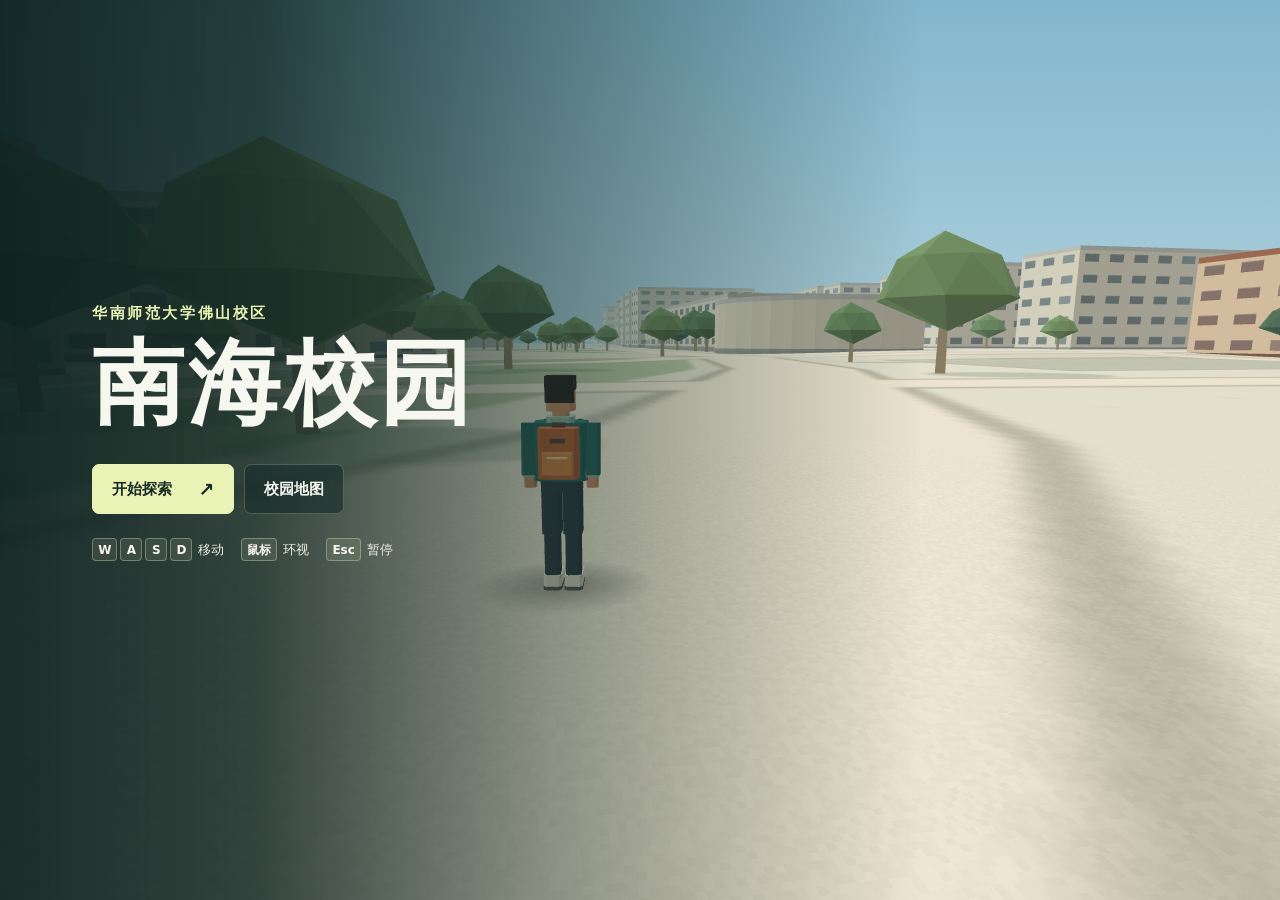
<file: index.html>
<!doctype html>
<html lang="zh-CN">
<head>
<meta charset="utf-8">
<meta name="viewport" content="width=device-width, initial-scale=1">
<meta name="description" content="以第三人称自由探索华南师范大学佛山校区南海校园。">
<title>南海校园 · 自由探索</title>
<style>
:root {
  color-scheme: light;
  --ink:#253a32;
  --muted:#66766d;
  --paper:#f7f8f2;
  --line:#dce3d9;
  --deep:#255043;
  font-family:"Microsoft YaHei","PingFang SC","Noto Sans CJK SC",system-ui,sans-serif;
  color:var(--ink);
  background:var(--paper);
}
* {box-sizing:border-box}
body {margin:0; height:100vh; height:100dvh; display:flex; flex-direction:column; overflow:hidden}
button {font:inherit; color:inherit; cursor:pointer}
button:focus-visible,a:focus-visible {outline:3px solid #388b79; outline-offset:3px}
button:disabled {color:#818d83; cursor:default}
[hidden] {display:none!important}
.header {height:79px; flex:none; display:flex; align-items:center; gap:14px; padding:0 25px; background:#f9faf5; border-bottom:1px solid var(--line); z-index:3}
.brand-mark {width:43px; height:43px; display:grid; place-items:center; flex:none; border-radius:12px; background:#2b5447; color:#f0f0dc; font:700 24px "Microsoft YaHei",sans-serif}
.identity h1 {margin:0; font-size:21px; line-height:1.25; letter-spacing:.04em}
.identity p {margin:4px 0 0; color:var(--muted); font-size:13px; letter-spacing:.06em}
.source-button {margin-left:auto; align-self:center; border:1px solid #dbe3d7; background:#f3f6ee; border-radius:8px; padding:8px 13px; font-size:14px; font-weight:650; color:var(--deep); white-space:nowrap}
.source-button:hover {background:#e8efe1}
.return-button {border:1px solid #294f41; border-radius:8px; padding:8px 13px; color:#fbfcf3; background:#294f41; font-size:14px; font-weight:650; white-space:nowrap}
.return-button:hover {background:#386653}
main {display:grid; grid-template-columns:274px minmax(0,1fr); flex:1; min-height:0}
main.sidebar-collapsed {grid-template-columns:minmax(0,1fr)}
.sidebar {display:flex; min-height:0; flex-direction:column; background:var(--paper); border-right:1px solid #cbd5c8; z-index:2}
.side-heading {display:grid; grid-template-columns:1fr auto; align-items:center; gap:4px 10px; padding:19px 17px 15px}
.side-heading h2 {margin:0; font-size:19px; letter-spacing:.04em}
.side-heading p {grid-column:1 / -1; margin:0; font-size:13px; color:var(--muted)}
.sidebar-close {border:1px solid #dbe3d7; background:#f3f6ee; border-radius:7px; padding:5px 9px; font-size:13px; color:var(--deep)}
.sidebar-close:hover {background:#e8efe1}
#locations {display:grid; align-content:start; gap:3px; padding:0 10px 12px; overflow:auto; scrollbar-width:thin}
.location {display:grid; grid-template-columns:22px 1fr; grid-template-rows:auto auto; text-align:left; align-items:center; column-gap:8px; border:1px solid transparent; border-radius:8px; min-height:48px; padding:6px 8px; background:transparent; width:100%}
.location:hover,.location[aria-pressed="true"] {background:#e9efe4; border-color:#d6e1d5}
.location[aria-pressed="true"] {background:#e1ecdf}
.location-name {font-weight:660; font-size:14px; line-height:1.25}
.location-category {font-size:12px; color:var(--muted); grid-column:2; line-height:1.18; margin-top:2px}
.swatch {width:12px; height:12px; border:2px solid #f4f5ed; outline:1px solid var(--accent); background:var(--accent); border-radius:50%; grid-row:1 / 3; justify-self:center}
.side-footer {border-top:1px solid var(--line); padding:12px 17px; margin-top:auto; font-size:12px; color:var(--muted)}
#map {position:relative; min-height:0; min-width:0; overflow:hidden; background:#d5ddc6; isolation:isolate}
.scene {position:absolute; inset:0; display:block; width:100%; height:100%; cursor:grab; touch-action:none; user-select:none}
.scene.dragging {cursor:grabbing}
.layer {position:absolute; inset:0; pointer-events:none; overflow:hidden}
.pin {position:absolute; display:flex; align-items:center; gap:5px; pointer-events:auto; transform:translate(-50%,-100%); padding:4px 7px 4px 5px; white-space:nowrap; line-height:1.12; font-size:13px; font-weight:660; color:#243e35; background:#fafbf3f0; border:1px solid #fdfef8; border-radius:6px; box-shadow:0 2px 5px #203c302e}
.pin::before {content:""; display:inline-block; background:var(--accent); flex:none; width:6px; height:6px; border-radius:50%}
.pin.selected,.pin:hover {z-index:2; color:#fcfcf4; background:var(--deep); border-color:#efefde}
.pin.selected::before,.pin:hover::before {background:#cadcc2}
.route-label {position:absolute; transform:translate(-50%,-50%); font-size:12px; font-weight:650; letter-spacing:.18em; white-space:nowrap; color:#5d6557; text-shadow:0 0 3px #f3f0e0,0 0 3px #f3f0e0}
.view-bar {display:flex; gap:8px; position:absolute; top:16px; left:17px}
.segmented,.map-button {border:1px solid #d1dbcf; background:#f9fbf4; box-shadow:0 2px 8px #2d493422; border-radius:9px}
.segmented {display:flex; gap:3px; padding:3px}
.segmented button {border:0; min-width:57px; border-radius:6px; padding:5px 9px; color:#506352; background:transparent; font-size:14px; font-weight:670}
.segmented button[aria-pressed="true"] {color:#fbfbf3; background:var(--deep)}
.segmented button:hover:not([aria-pressed="true"]),.map-button:hover {background:#e9f0e3}
.map-button {min-width:37px; min-height:36px; padding:0; display:grid; place-items:center}
.sidebar-open,
.labels-button {padding:0 10px; font-size:14px; font-weight:660}
.labels-button[aria-pressed="true"] {color:var(--deep); background:#edf4e8}
.compass {position:absolute; top:16px; right:17px; width:44px; height:48px; place-content:center; gap:0; display:grid}
.compass-north {font-size:11px; font-weight:700; line-height:1; margin-bottom:4px}
.needle {justify-self:center; position:relative; width:12px; height:21px; transform-origin:center}
.needle::before,.needle::after {position:absolute; content:""; left:0; border-left:6px solid transparent; border-right:6px solid transparent}
.needle::before {top:0; border-bottom:11px solid #8f4e41}
.needle::after {bottom:0; border-top:10px solid #aab6a5}
.navigation {display:flex; align-items:flex-end; gap:9px; position:absolute; right:17px; bottom:16px}
.zoom-stack {display:grid; gap:5px}
.zoom-stack button {font-size:21px; font-weight:520}
.reset-icon {width:13px; height:13px; outline:1.5px solid #547264; outline-offset:2px; border-radius:50%; display:grid; place-items:center}
.reset-icon::after {content:""; width:5px; height:5px; background:#547264; border-radius:50%}
.overview {display:grid; position:relative; border:2px solid #f6faf0; overflow:hidden; border-radius:9px; box-shadow:0 2px 8px #2d493433; background:#d5ddc6}
.overview canvas {width:119px; height:126px; cursor:crosshair}
.overview span {pointer-events:none; position:absolute; bottom:0; left:0; right:0; padding:2px 4px 3px; text-align:center; background:#f7faf0ed; color:#506352; font-size:11px}
.map-bottom {position:absolute; left:16px; bottom:15px; display:grid; gap:7px; width:max-content; pointer-events:none}
.map-scale {display:flex; align-items:end; gap:6px; font-size:11px; color:#354c41; text-shadow:0 0 3px #f3f4e6}
#scale-line {border:1px solid #425b4c; border-top:0; height:5px}
#map-hint {padding:5px 8px; margin:0; border-radius:6px; width:max-content; color:#42554a; background:#f8f9efde; font-size:12px}
.detail {position:absolute; bottom:69px; left:16px; width:min(310px,calc(100% - 82px)); background:#fcfcf5f7; border:1px solid #f9fbf5; box-shadow:0 4px 18px #24403535; border-radius:12px; padding:15px 17px 16px}
.detail h2 {margin:3px 0 7px; font-size:19px}
.detail p {margin:0}
.detail-category,.detail-height {font-size:12px; color:#486858; font-weight:670}
.detail-description {padding-top:7px; font-size:13px; color:#516356; line-height:1.65}
.close-button {position:absolute; top:10px; right:10px; width:30px; height:30px; border:0; border-radius:7px; background:#ebf0e6; font-size:21px; line-height:1}
.close-button:hover {background:#dfe9d9}
.fallback {position:absolute; right:75px; top:13px; max-width:43%; font-size:12px; color:#263f35; padding:5px 8px; background:#fcfcf2e8; border-radius:5px}
dialog {position:fixed; max-width:min(525px,calc(100vw - 28px)); max-height:82vh; border:1px solid #d7e2d4; border-radius:15px; background:#fbfcf6; color:var(--ink); padding:27px; box-shadow:0 15px 60px #263e3a52; line-height:1.68}
dialog::backdrop {background:#253d385a}
dialog h2 {font-size:21px; margin:0 0 12px}
dialog p {font-size:14px}
dialog li {margin-bottom:5px}
dialog a {color:#286246; font-size:14px}
@media (max-width:760px) {
  .header {height:63px; padding:0 13px; gap:9px}
  .brand-mark {width:36px;height:36px;font-size:20px}
  .identity h1 {font-size:17px}
  .identity p {font-size:11px}
  .source-button,.return-button {padding:6px 8px; font-size:12px}
  main {grid-template-columns:minmax(0,1fr); grid-template-rows:minmax(0,1fr) clamp(140px,28dvh,245px)}
  main.sidebar-collapsed {grid-template-rows:minmax(0,1fr)}
  #map {grid-row:1}
  .sidebar {grid-row:2; border-right:0; border-top:1px solid #cbd5c8}
  .side-heading {padding:7px 12px}
  .side-heading h2 {font-size:15px}
  .sidebar-close {padding:2px 8px}
  .side-heading p,.side-footer {display:none}
  #locations {grid-template-columns:repeat(2,minmax(0,1fr)); gap:0 3px; padding:1px 8px 7px}
  .location {min-height:39px; padding:4px; grid-template-columns:19px 1fr; column-gap:3px}
  .location-name {font-size:13px}
  .location-category {font-size:11px}
  .view-bar {left:10px;top:9px}
  .sidebar-open {font-size:13px;padding:0 7px}
  .compass {right:10px;top:9px}
  .navigation {right:10px;bottom:10px}
  .overview {display:none}
  .map-bottom {left:10px;bottom:9px}
  .detail {left:10px;bottom:60px}
  .pin {font-size:11px;padding:3px 4px}
  #map-hint {font-size:11px}
}

.explore-ui {display:none}
body[data-mode="explore"] .header,
body[data-mode="explore"] .sidebar,
body[data-mode="explore"] #map > :not(.scene,.explore-ui) {display:none}
body[data-mode="explore"] main {display:block}
body[data-mode="explore"] #map {
  height:100%;
  background:linear-gradient(180deg,#82b6ce 0%,#a5cbd9 31%,#c9e0e3 76%,#c9e0e3 100%);
}
body[data-mode="explore"] .scene {cursor:default; outline:0}
body[data-mode="explore"] .scene.drag-look {cursor:grab}
body[data-mode="explore"] .scene.drag-look:active {cursor:grabbing}
body[data-mode="explore"] .explore-ui {
  position:absolute;
  display:block;
  inset:0;
  pointer-events:none;
  color:#f6f7ef;
  --game-panel:#142a29ed;
  --game-border:#f0f5d338;
  --game-accent:#e9f3b5;
}
.explore-ui button {pointer-events:auto}
.explore-ui button:focus-visible {outline-color:var(--game-accent)}
.explore-menu {
  position:absolute;
  inset:0;
  display:flex;
  align-items:center;
  padding:clamp(22px,7.2vw,112px);
  background:linear-gradient(90deg,#0d211ff0 0%,#122723d9 20%,#142a2373 43%,#142a2300 72%);
}
.explore-intro {width:max-content; max-width:100%; padding-bottom:4vh}
.explore-school {
  margin:0;
  color:var(--game-accent);
  font-size:clamp(13px,1.18vw,17px);
  font-weight:650;
  letter-spacing:.17em;
}
.explore-intro h1 {
  margin:12px 0 32px;
  font-size:clamp(46px,7.2vw,104px);
  letter-spacing:.04em;
  font-weight:850;
  line-height:1.06;
}
.explore-actions {display:flex; flex-wrap:wrap; gap:10px}
.explore-actions button {
  min-height:50px;
  padding:0 19px;
  border-radius:7px;
  border:1px solid var(--game-border);
  font-weight:750;
  font-size:15px;
  white-space:nowrap;
}
.explore-actions .explore-start {
  display:flex;
  align-items:center;
  gap:26px;
  background:var(--game-accent);
  color:#192b24;
  border-color:var(--game-accent);
}
.explore-start:hover {background:#f2f8d1}
.explore-start span[aria-hidden] {font-size:19px}
.explore-map {background:#142a2999; color:#f6f7ef}
.explore-map:hover,.hud-pause:hover {background:#26453fee}
.explore-controls {
  margin:24px 0 0;
  padding:0;
  list-style:none;
  display:flex;
  flex-wrap:wrap;
  gap:10px 17px;
  color:#edf0e1;
  font-size:13px;
}
.explore-controls li,.key-group,.hud-shortcuts span,.hud-pause {display:inline-flex; align-items:center; gap:6px}
.key-group {gap:3px}
.explore-ui kbd {
  display:inline-grid;
  place-items:center;
  min-width:22px;
  min-height:23px;
  padding:1px 5px;
  border:1px solid #f0f5d352;
  border-radius:4px;
  background:#e9f3b51a;
  color:#f6f7ef;
  font:600 12px/1 system-ui,sans-serif;
}
.explore-hud {position:absolute; inset:0}
.explore-place,.hud-pause,.radar,.hud-shortcuts {
  position:absolute;
  border:1px solid var(--game-border);
  background:var(--game-panel);
  box-shadow:0 2px 16px #122a263b;
}
.explore-place {
  top:22px;
  left:24px;
  display:grid;
  gap:3px;
  padding:10px 15px 11px;
  border-radius:7px;
  border-left:3px solid var(--game-accent);
}
.explore-place span {color:#c6d6bf; font-size:11px}
.explore-place strong {font-size:17px; letter-spacing:.06em}
.hud-pause {top:22px; right:24px; border-radius:7px; padding:7px 10px; font-size:13px}
.radar {
  bottom:24px;
  left:24px;
  width:144px;
  aspect-ratio:1;
  border:3px solid #233b34;
  border-radius:17px;
  overflow:hidden;
}
.radar canvas {display:block; width:100%; height:100%}
.radar-north {
  position:absolute;
  inset:5px auto auto 50%;
  transform:translateX(-50%);
  padding:1px 5px 2px;
  border-radius:4px;
  background:#233b34;
  color:#f3f6df;
  font-size:11px;
  font-weight:700;
}
.hud-shortcuts {bottom:24px; right:24px; display:grid; gap:5px; border-radius:7px; padding:6px 10px; font-size:12px}
@media (max-width:600px) {
  .explore-menu {
    align-items:flex-end;
    padding-bottom:clamp(20px,7vh,64px);
    background:linear-gradient(0deg,#0d211ff5 0%,#122723de 27%,#142a2300 72%);
  }
  .explore-intro {padding-bottom:0}
  .explore-intro h1 {margin-bottom:20px}
  .explore-controls {margin-top:14px}
  .explore-place,.radar {left:12px}
  .hud-pause,.hud-shortcuts {right:12px}
  .explore-place,.hud-pause {top:12px}
  .radar,.hud-shortcuts {bottom:12px}
  .radar {width:105px}
}
@media (max-height:400px) {
  .explore-intro h1 {font-size:clamp(36px,14vh,58px); margin-bottom:15px}
  .explore-intro {padding-bottom:0}
  .explore-controls {margin-top:12px}
}
@media (max-width:380px) {
  .header .brand-mark {display:none}
}

</style>
</head>
<body data-mode="map">
  <header class="header">
    <span class="brand-mark" aria-hidden="true">华</span>
    <div class="identity">
      <h1>华南师范大学</h1>
      <p>佛山校区 · 南海校园</p>
    </div>
    <button class="source-button" type="button" id="open-sources">资料与比例</button>
    <button class="return-button" type="button" id="return-to-explore" hidden>返回探索</button>
  </header>
  <main id="campus-layout">
    <aside class="sidebar" id="sidebar" aria-labelledby="list-title">
      <div class="side-heading">
        <h2 id="list-title">校园地标</h2>
        <button class="sidebar-close" type="button" id="collapse-sidebar" aria-controls="sidebar" aria-expanded="true" aria-label="收起校园地标">收起</button>
        <p>选择地点，在沙盘上定位</p>
      </div>
      <nav id="locations" aria-label="校园地标"></nav>
      <div class="side-footer">楼栋外观和高度为近似建模</div>
    </aside>
    <section id="map" aria-label="南海校园三维场景">
      <canvas class="scene" id="scene" tabindex="-1" aria-label="交互式校园模型">请用支持 Canvas 的浏览器打开。</canvas>
      <div class="explore-ui">
        <div class="explore-hud" id="explore-hud" hidden>
          <div class="explore-place">
            <span>当前位置</span>
            <strong id="explore-location"></strong>
          </div>
          <button class="hud-pause" id="pause-explore" type="button"><kbd>Esc</kbd> 暂停</button>
          <div class="radar">
            <canvas id="explore-radar" width="272" height="272" aria-label="角色附近的校园地图"></canvas>
            <span class="radar-north" aria-hidden="true">北</span>
          </div>
          <div class="hud-shortcuts">
            <span id="drag-look-hint" hidden>按住左键环视</span>
            <span><kbd>M</kbd> 校园地图</span>
          </div>
        </div>
        <section class="explore-menu" id="explore-menu" aria-labelledby="explore-title">
          <div class="explore-intro">
            <p class="explore-school">华南师范大学佛山校区</p>
            <h1 id="explore-title">南海校园</h1>
            <div class="explore-actions">
              <button class="explore-start" type="button" id="start-explore"><span>开始探索</span><span aria-hidden="true">↗</span></button>
              <button class="explore-map" type="button" id="explore-map">校园地图</button>
            </div>
            <ul class="explore-controls" aria-label="操作方式">
              <li><span class="key-group"><kbd>W</kbd><kbd>A</kbd><kbd>S</kbd><kbd>D</kbd></span>移动</li>
              <li><kbd>鼠标</kbd>环视</li>
              <li><kbd>Esc</kbd>暂停</li>
            </ul>
          </div>
        </section>
      </div>
      <div class="layer" id="labels"></div>
      <div class="view-bar">
        <button type="button" class="map-button sidebar-open" id="expand-sidebar" aria-controls="sidebar" aria-expanded="false" hidden>展开地标</button>
        <div class="segmented" role="group" aria-label="视角">
          <button type="button" id="view-3d" aria-pressed="true">三维</button>
          <button type="button" id="view-top" aria-pressed="false">俯视</button>
        </div>
        <button type="button" class="map-button labels-button" id="toggle-labels" aria-pressed="true">地名</button>
      </div>
      <button type="button" class="compass map-button" id="north" title="将北方转回上方" aria-label="将北方转回上方">
        <span class="compass-north">北</span><span class="needle" aria-hidden="true"></span>
      </button>
      <div class="map-bottom">
        <div class="map-scale" aria-label="近似水平比例尺"><span id="scale-line"></span><span id="scale-label"></span></div>
        <p id="map-hint">左键拖动旋转 · 滚轮缩放 · 右键拖动平移</p>
      </div>
      <div class="navigation">
        <div class="zoom-stack" role="group" aria-label="地图导航">
          <button type="button" class="map-button" id="zoom-in" title="放大" aria-label="放大">+</button>
          <button type="button" class="map-button" id="zoom-out" title="缩小" aria-label="缩小">−</button>
          <button type="button" class="map-button" id="reset" title="返回校园全景" aria-label="返回校园全景"><span class="reset-icon" aria-hidden="true"></span></button>
        </div>
        <div class="overview">
          <canvas id="overview" width="278" height="294" aria-label="校园小地图，点击平移主视图"></canvas>
          <span>校园全图</span>
        </div>
      </div>
      <article id="detail" class="detail" aria-live="polite" hidden>
        <button type="button" class="close-button" id="close-detail" aria-label="关闭地点详情">×</button>
        <p class="detail-category" id="detail-category"></p>
        <h2 id="detail-title"></h2>
        <p class="detail-height" id="detail-height"></p>
        <p class="detail-description" id="detail-description"></p>
      </article>
      <p class="fallback" id="fallback" hidden>当前浏览器的 WebGL 不可用，已切换到俯视地图。</p>
    </section>
  </main>
  <dialog id="sources">
    <form method="dialog"><button class="close-button" aria-label="关闭资料面板">×</button></form>
    <h2>资料与比例</h2>
    <p>以你提供的高德平面图描绘校园边界和建筑轮廓，参考倾斜视图估算楼高，用同位置的卫星图校对跑道、屋顶、植被和水系。田径场西侧的新工科大楼采用卫星图轮廓。</p>
    <p>台阶、平台与道路的高差根据平面图和公开照片估算。比例尺、楼高、立面和树木位置也为近似值。</p>
    <ul>
      <li><a href="https://statics.scnu.edu.cn/pics/psy/2017/0615/1497490556137490.pdf" target="_blank" rel="noopener noreferrer">华南师范大学南海校区平面图</a></li>
      <li><a href="https://statics.scnu.edu.cn/pics/cce/2020/0716/1594869714219806.pdf" target="_blank" rel="noopener noreferrer">华南师范大学开放学院招生简章 · 校园风景</a></li>
      <li><a href="https://lib.scnu.edu.cn/services/xinshengkongjian/guanshedaohang/2018/0109/88.html" target="_blank" rel="noopener noreferrer">南海校区图书馆馆舍导航</a></li>
      <li><a href="https://news.scnu.edu.cn/72690/1" target="_blank" rel="noopener noreferrer">华师新闻网 · 新工科大楼参访</a></li>
      <li><a href="https://www.gdhzec.com/mobile/info_2507001.php?flv1id=85&amp;flv2id=84&amp;flv3id=94&amp;id=1438&amp;lvz=3" target="_blank" rel="noopener noreferrer">工科大楼建设项目资料</a></li>
    </ul>
  </dialog>
  <script>
  // Horizontal coordinates are traced in the pixel space of the supplied 2D map.
// Elevations are approximate metres. The overall horizontal scale is about 0.54 m/px.
const metresPerPixel = 0.54;
const rect = (x, z, w, d) => [[x,z], [x+w,z], [x+w,z+d], [x,z+d]];
const oval = (x, z, rx, rz, count = 36) => Array.from({length: count}, (_, i) => {
  const angle = 2 * Math.PI * i / count;
  return [x + rx * Math.cos(angle), z + rz * Math.sin(angle)];
});
const boundary = [[977,159],[1004,145],[1060,137],[1112,139],[1280,168],[1447,196],[1530,207],[1655,222],[1740,215],[1800,195],[1872,148],[1940,81],[1964,70],[2004,152],[2043,164],[2166,164],[2188,171],[2198,186],[2170,283],[2115,372],[2071,454],[2034,532],[1992,744],[1960,778],[1912,871],[1900,917],[1734,965],[1586,1024],[1522,1086],[1400,1172],[1334,1235],[1298,1279],[1259,1435],[1227,1482],[1165,1526],[1118,1551],[1057,1562],[1010,1556],[965,1541],[933,1517],[912,1488],[893,1447],[880,1398],[882,1330],[898,1262],[958,1145],[988,1079],[996,1008],[1001,942],[992,910],[965,871],[948,826],[946,793],[954,768],[973,743],[1001,719],[1003,694],[999,646],[1015,590],[1016,482],[997,458],[969,423],[972,319]];

const water = [
  [[909,664],[955,683],[948,727],[928,782],[907,831],[914,888],[942,912],[969,934],[981,970],[969,1013],[940,1065],[871,1062],[844,1034],[826,979],[808,933],[794,871],[805,831],[837,807],[860,736],[882,695]],
  [[2217,176],[2268,157],[2341,165],[2400,173],[2372,244],[2285,315],[2211,350],[2166,421],[2139,493],[2120,595],[2082,663],[2057,712],[2060,732],[2105,737],[2134,759],[2130,778],[2100,813],[2105,851],[2134,916],[2142,957],[2119,966],[2080,951],[2053,933],[2038,934],[2010,960],[1978,990],[1905,1006],[1834,1034],[1788,1056],[1763,1085],[1755,1141],[1734,1160],[1698,1176],[1648,1179],[1594,1211],[1538,1237],[1482,1271],[1438,1353],[1401,1429],[1381,1494],[1358,1559],[1333,1580],[1292,1547],[1243,1507],[1237,1470],[1257,1433],[1282,1326],[1301,1275],[1340,1220],[1416,1153],[1527,1073],[1585,1017],[1746,952],[1901,910],[1916,861],[1966,777],[1990,741],[2034,527],[2056,470],[2092,398],[2140,312],[2170,243]],
  [[1009,951],[1031,931],[1060,931],[1073,937],[1127,929],[1150,918],[1163,944],[1176,943],[1181,957],[1121,960],[1092,968],[1037,987],[1017,982]],
  [[1481,1510],[1503,1499],[1530,1529],[1559,1569],[1574,1624],[1556,1685],[1492,1711],[1450,1667],[1439,1596]],
  [[910,1612],[953,1629],[973,1679],[945,1724],[872,1758],[790,1762],[731,1713],[778,1685],[848,1668]]
];

const greens = [
  {kind:'woods', points:[[905,1270],[945,1213],[990,1177],[1061,1174],[1120,1184],[1162,1204],[1176,1232],[1178,1275],[1208,1289],[1186,1371],[1167,1437],[1131,1488],[1086,1518],[1030,1527],[970,1511],[932,1484],[913,1446],[902,1388],[899,1332]]},
  {kind:'woods', points:[[1823,493],[1884,445],[1939,453],[1988,504],[2017,550],[1980,739],[1939,784],[1903,860],[1860,891],[1815,896],[1834,837],[1844,775],[1790,735],[1793,625]]},
  {kind:'park', points:[[1555,232],[1657,238],[1745,231],[1810,206],[1877,166],[1932,116],[1953,98],[1974,148],[1900,152],[1866,198],[1861,267],[1834,287],[1747,297],[1555,295]]},
  {kind:'park', points:[[1000,731],[1060,695],[1093,676],[1142,628],[1172,605],[1223,583],[1274,570],[1346,568],[1417,578],[1489,602],[1525,639],[1554,691],[1571,752],[1565,823],[1551,790],[1526,755],[1501,706],[1454,650],[1414,617],[1348,596],[1285,592],[1239,603],[1197,622],[1155,661],[1118,705],[1081,750],[1052,787],[1027,836],[985,840],[966,827],[965,802],[978,765]]},
  {kind:'park', points:[[1504,863],[1537,847],[1548,864],[1538,916],[1518,958],[1497,1009],[1475,1017],[1467,981],[1477,943],[1480,900]]},
  {kind:'lawn', points:[[1023,922],[1077,919],[1129,914],[1237,914],[1238,992],[1100,991],[1041,986]]},
  {kind:'lawn', points:[[1157,943],[1219,918],[1232,957],[1232,985],[1178,982]]},
  {kind:'lawn', points:oval(1298,878,15,12)},
  {kind:'lawn', points:oval(1272,831,20,14)},
  {kind:'lawn', points:oval(1321,831,16,14)},
  {kind:'lawn', points:[[1368,1142],[1426,1089],[1463,1070],[1454,1090],[1398,1136],[1368,1161]]},
  {kind:'park', points:[[2126,422],[2130,503],[2109,585],[2072,652],[2057,713],[2106,735],[2138,755],[2164,749],[2150,682],[2170,636],[2204,604],[2190,544],[2173,479]]},
  {kind:'park', points:[[1732,1196],[1798,1162],[1865,1128],[1930,1080],[2000,1050],[2115,1049],[2147,1083],[2140,1170],[2053,1236],[1996,1274],[1932,1309],[1862,1340],[1790,1320],[1756,1285]]}
];

const campusRoads = [
  [17,[[1550,210],[1548,306],[1550,449],[1554,556],[1557,664],[1561,745],[1566,839],[1552,918],[1527,983],[1488,1037],[1420,1093],[1352,1151],[1308,1194],[1282,1239]]],
  [12,[[1180,222],[1180,500],[1188,515],[1221,532],[1286,560],[1364,563],[1462,578],[1509,608],[1542,658],[1561,706]]],
  [11,[[950,850],[984,849],[1011,849],[1027,860],[1034,899],[1049,915],[1082,921],[1130,911],[1171,904],[1190,891],[1199,872],[1196,837],[1184,814],[1136,795],[1099,783],[1099,762],[1120,728],[1176,657],[1207,627],[1246,612],[1298,606],[1351,606],[1412,612],[1466,633],[1509,681],[1540,739],[1559,805]]],
  [12,[[1018,719],[1080,697],[1123,668],[1160,627],[1195,600],[1248,575],[1315,565],[1377,568],[1460,584],[1503,610],[1543,660]]],
  [14,[[1499,310],[1508,474],[1537,471],[1561,451],[1699,442],[1815,436],[1850,421],[1877,372],[1907,353],[1982,357],[2005,380],[2032,394],[2094,388]]],
  [13,[[1700,926],[1671,913],[1677,843],[1673,747],[1676,653],[1677,562],[1699,525],[1704,441],[1711,363],[1721,346],[1757,335],[1772,307],[1799,295],[1872,289],[1878,250],[1894,192],[1924,169],[1960,152],[2028,176],[2178,176]]],
  [8,[[1996,359],[1995,312],[2007,286],[2034,273],[2042,250],[2040,192]]],
  [9,[[1554,566],[1667,569],[1694,578],[1791,575]]],
  [9,[[1560,653],[1676,655],[1786,653]]],
  [10,[[1566,841],[1619,847],[1681,842],[1753,829],[1831,822],[1872,809],[1905,781],[1931,727],[1968,645],[1995,540],[2016,487],[2057,408]]],
  [10,[[1193,895],[1269,894],[1305,872],[1314,881],[1348,904],[1401,915],[1457,914],[1485,906],[1527,878],[1563,837]]],
  [8,[[1025,716],[1101,760],[1249,798],[1293,800],[1316,796]]],
  [8,[[1291,660],[1292,800],[1301,842],[1305,872],[1298,893],[1317,924],[1294,960],[1283,995]]],
  [12,[[1005,999],[1112,998],[1206,1001],[1252,1011],[1310,1004],[1321,1020],[1313,1047],[1288,1062],[1252,1062],[1221,1055],[1209,1046],[1202,1006]]],
  [10,[[1268,897],[1277,918],[1300,932],[1330,936],[1349,908]]],
  [12,[[1200,1071],[1220,1059],[1262,1062],[1303,1060],[1328,1076],[1374,1136],[1368,1153]]],
  [10,[[1274,1220],[1282,1165],[1300,1120],[1330,1080],[1362,1064],[1398,1060],[1453,1073]]],
  [11,[[1489,955],[1539,951],[1628,955],[1728,944],[1827,918],[1888,902]]],
  [9,[[1411,808],[1476,804],[1498,817],[1517,836],[1546,851]]]
];

const surroundingRoads = [
  [45,[[621,233],[793,158],[909,108],[988,86],[1070,83],[1146,93],[1328,131],[1481,161],[1609,183],[1706,183],[1769,168],[1823,141],[1909,72],[1994,10],[2070,-57],[2150,-130]]],
  [37,[[1553,-118],[1563,30],[1556,107],[1549,151],[1546,210]]],
  [44,[[2376,-22],[2335,134],[2316,250],[2281,316],[2232,379],[2196,460],[2187,531],[2194,607],[2219,709],[2248,798],[2265,908],[2237,987],[2184,1036],[2113,1053],[2047,1058],[1970,1073]]],
  [45,[[2247,976],[2222,1057],[2173,1155],[2097,1246],[1984,1309],[1921,1302],[1863,1266],[1818,1212],[1776,1196],[1711,1220],[1634,1261],[1574,1292],[1534,1332],[1488,1405],[1440,1500],[1394,1574],[1320,1646],[1245,1710],[1170,1802]]],
  [21,[[1874,1269],[1864,1320],[1902,1378],[1959,1426],[1980,1511],[1961,1691]]],
  [25,[[768,1075],[744,1174],[743,1300],[763,1467],[804,1553],[881,1633],[937,1665]]]
];

const zones = {
  engineering:{name:'工科大楼',category:'教学科研',color:'#668c9e',anchor:[1060,360,34],height:'约 29–35 米',desc:'田径场西侧。卫星图可辨认的三段楼体分别建模，并参考公开建设资料估算楼高。'},
  track:{name:'田径场',category:'运动场地',color:'#ac5847',anchor:[1264,365,0],desc:'校园西北部的环形跑道、足球场和西侧看台。'},
  gym:{name:'体育馆',category:'运动场地',color:'#8c7560',anchor:[1442,391,15],height:'约 15 米',desc:'位于田径场东侧，南侧为室外球场。'},
  north:{name:'北门',category:'校园出入口',color:'#66816a',anchor:[1550,264,0],desc:'从桃园东路进入校园，向南可到田径场与学生公寓区。'},
  dorm:{name:'学生公寓区',category:'生活区',color:'#ab7158',anchor:[1750,391,19],height:'约 15–22 米',desc:'校园东北部。按地图分别描出带内院的公寓楼群。'},
  dining:{name:'熹园食堂',category:'生活区',color:'#ab7158',anchor:[1614,733,12],height:'约 12 米',desc:'教学区与学生公寓区之间，南端的圆形轮廓按地图描绘。'},
  academic:{name:'教学楼群',category:'教学科研',color:'#668c9e',anchor:[1291,665,19],height:'约 12–20 米',desc:'教学楼围绕中央庭院展开。中轴台阶与侧边坡道都能通往上层广场。'},
  library:{name:'图书馆',category:'教学科研',color:'#668c9e',anchor:[1099,840,20],height:'约 20 米',desc:'教学楼群西南侧，校方馆舍资料列出地上五层。可沿东侧台阶走上室外平台。'},
  info:{name:'信息中心',category:'教学科研',color:'#668c9e',anchor:[1448,813,15],height:'约 15 米',desc:'位于教学楼群东南侧，沿两侧翼楼向东连接圆角端部。'},
  business:{name:'国际商学院',category:'教学科研',color:'#ab7158',anchor:[1108,1055,17],height:'约 14–18 米',desc:'校园西南侧。模型保留平行楼翼、内院与南翼中部的凸出体量。'},
  rennes:{name:'雷恩数智商学院',category:'教学科研',color:'#ab7158',anchor:[1194,1210,13],height:'约 13 米',desc:'国际商学院南侧，靠近西南林地与通向东南门的步道。'},
  southeast:{name:'东南门',category:'校园出入口',color:'#66816a',anchor:[1518,1286,0],desc:'东南方向的入口。跨水通道连接校园步道与校外道路。'}
};

const southeastBridge = [[1371,1148],[1554,1311],[1547,1320],[1365,1157]];
const libraryTerrace = [[1038,782],[1091,779],[1094,803],[1159,803],[1179,811],[1185,830],[1175,850],[1175,891],[1104,898],[1087,910],[1061,908],[1044,896],[1037,875],[1049,852],[1049,839],[1023,839],[1025,801]];
const buildingGroups = {
  engineering:[
    [35,[[977,238],[1113,236],[1116,342],[1077,342],[1076,279],[1020,279],[1020,341],[978,341]],'modern'],
    [30,[[979,359],[1117,359],[1117,383],[1058,383],[1058,415],[1117,415],[1117,461],[1002,464],[982,439]],'modern'],
    [28,[[1019,488],[1100,474],[1119,475],[1137,543],[1114,572],[1058,604],[1037,577],[1063,551],[1045,523]],'modern'],
    [9,[[1087,362],[1106,343],[1116,342],[1117,359],[1117,415],[1101,415]]],
  ],
  track:[[3.7,rect(1133,226,27,274),'stand'],[2.5,rect(1141,237,18,248),'stand']],
  gym:[
    [12,[[1397,332],[1486,331],[1491,454],[1399,458]],'gym'],
    [7,rect(1403,263,70,44),'blue'],
    [4,rect(1412,313,62,20),'blue']
  ],
  academic:[
    [19,[[1234,632],[1253,632],[1253,618],[1280,618],[1280,610],[1314,610],[1314,619],[1341,619],[1341,631],[1361,631],[1366,679],[1411,679],[1411,707],[1340,707],[1334,667],[1325,650],[1257,650],[1257,710],[1177,710],[1177,681],[1231,680]],'blue'],
    [14,[[1192,712],[1229,712],[1229,735],[1261,735],[1261,762],[1253,762],[1253,791],[1228,789],[1228,758],[1201,758],[1201,764],[1155,763],[1155,742],[1171,742],[1177,721]],'brick'],
    [16,[[1335,714],[1363,714],[1363,730],[1412,730],[1412,753],[1385,753],[1385,769],[1366,769],[1366,792],[1337,791],[1337,761],[1325,752],[1325,733]],'brick'],
    [5,rect(1245,690,12,42),'blue'],
    [5,rect(1337,686,13,52),'blue'],
    [14,[[1368,923],[1460,921],[1460,961],[1449,974],[1449,1017],[1428,1017],[1428,957],[1391,957],[1359,988],[1359,1025],[1328,1024],[1328,986],[1342,967]],'neutral']
  ],
  library:[
    [19,[[1031,788],[1091,785],[1093,807],[1157,807],[1172,815],[1176,834],[1167,847],[1168,887],[1101,893],[1086,900],[1065,898],[1050,888],[1047,876],[1051,861],[1059,853],[1059,833],[1029,833]],'blue'],
    [14,[[1107,811],[1157,811],[1172,818],[1175,833],[1167,847],[1168,885],[1113,886]],'neutral']
  ],
  info:[
    [15,[[1372,763],[1442,763],[1460,773],[1475,790],[1481,808],[1479,831],[1468,845],[1455,851],[1428,851],[1428,832],[1444,831],[1449,819],[1448,808],[1436,801],[1418,800],[1418,821],[1402,822],[1401,858],[1465,858],[1465,882],[1372,882],[1372,856],[1379,855],[1379,820],[1370,813],[1370,797],[1400,797],[1415,786],[1415,764]],'neutral'],
    [10,[[1420,771],[1454,775],[1470,785],[1483,801],[1487,818],[1480,835],[1467,846],[1456,848],[1455,833],[1469,827],[1470,816],[1465,802],[1451,794],[1420,791]],'blue']
  ],
  dining:[
    [11,[[1581,579],[1638,579],[1650,586],[1650,600],[1637,600],[1637,624],[1650,625],[1650,659],[1645,659],[1644,756],[1627,768],[1584,765],[1580,681],[1582,640],[1578,619]],'neutral'],
    [9,oval(1610,786,35,34,32),'neutral']
  ],
  dorm:[
    [20,[[1577,312],[1646,312],[1678,302],[1720,302],[1720,327],[1684,329],[1681,349],[1666,349],[1665,369],[1682,370],[1682,413],[1662,413],[1662,428],[1580,428],[1580,406],[1657,402],[1657,380],[1597,380],[1597,362],[1650,361],[1651,339],[1577,339]],'brick'],
    [20,[[1754,309],[1784,301],[1855,298],[1855,346],[1836,345],[1825,361],[1839,361],[1839,434],[1744,434],[1744,408],[1817,408],[1817,386],[1742,386],[1741,360],[1790,360],[1790,333],[1754,333]],'brick'],
    [21,[[1578,458],[1677,455],[1676,524],[1660,525],[1660,557],[1579,559],[1578,533],[1640,532],[1640,520],[1578,520],[1578,496],[1656,496],[1655,479],[1578,480]],'neutral'],
    [20,[[1716,458],[1813,457],[1814,484],[1738,484],[1738,508],[1814,509],[1813,534],[1716,533]],'neutral'],
    [20,[[1687,556],[1783,555],[1783,580],[1713,580],[1713,602],[1783,602],[1783,629],[1689,629],[1689,605],[1685,605],[1685,584],[1687,583]],'neutral'],
    [19,[[1687,681],[1781,680],[1781,702],[1711,702],[1711,726],[1781,725],[1782,747],[1797,748],[1798,793],[1699,797],[1698,770],[1777,769],[1777,748],[1682,749],[1681,724],[1686,724]],'neutral'],
    [18,[[1889,195],[1953,193],[1957,185],[2023,186],[2023,207],[1975,207],[1975,229],[2022,229],[2021,245],[1980,246],[1980,335],[1881,335],[1880,310],[1955,310],[1955,284],[1938,284],[1938,268],[1881,269],[1881,246],[1955,246],[1955,214],[1891,214]],'brick'],
    [18,[[2050,188],[2153,186],[2152,208],[2128,208],[2137,223],[2144,224],[2144,264],[2086,265],[2086,290],[2097,291],[2097,317],[2110,330],[2112,357],[2085,378],[2029,382],[2027,359],[2061,358],[2061,332],[2037,331],[2037,313],[2016,313],[2013,290],[2060,288],[2060,272],[2047,270],[2049,245],[2111,245],[2112,209],[2051,209]],'brick'],
    [16,[[1817,756],[1846,755],[1846,726],[1881,725],[1897,728],[1900,753],[1861,757],[1861,794],[1816,795]],'brick'],
    [14,[[1692,847],[1722,847],[1722,854],[1747,854],[1747,842],[1776,842],[1776,854],[1784,854],[1784,833],[1812,834],[1814,863],[1798,864],[1797,870],[1825,870],[1824,901],[1730,903],[1731,927],[1705,927],[1704,894],[1714,878],[1692,876]],'brick']
  ],
  business:[
    [17,[[1039,1009],[1160,1008],[1160,1034],[1062,1034],[1062,1071],[1154,1072],[1169,1059],[1191,1059],[1207,1073],[1206,1082],[1255,1082],[1255,1107],[1193,1108],[1193,1141],[1171,1141],[1171,1103],[1164,1095],[1061,1098],[1061,1138],[1084,1138],[1095,1122],[1117,1120],[1132,1138],[1231,1138],[1232,1163],[1142,1163],[1134,1154],[1117,1165],[1098,1164],[1085,1153],[1072,1152],[1071,1163],[1009,1163],[1009,1139],[1039,1138],[1038,1096],[1023,1096],[1023,1075],[1038,1073]],'brick']
  ],
  rennes:[
    [13,[[1178,1212],[1186,1212],[1188,1164],[1197,1164],[1198,1204],[1230,1205],[1230,1257],[1207,1257],[1207,1276],[1180,1275]],'neutral']
  ]
};

const colors = {
  blue: ['#7796b1','#d7d4be','#789099'],
  brick:['#a36e56','#d4be9f','#8c7970'],
  neutral:['#c3c7bf','#d7d2bd','#7d8b89'],
  gym:['#a3b2b9','#b5afa0','#78868b'],
  modern:['#d5d7ca','#c0c9c4','#65848c'],
  stand:['#87aabe','#a0a9aa','#76949f'],
  base:['#c9c5b3','#b1aa96','#9d9583']
};


const extent = {left:670, top:-65, width:1740, depth:1780};
const trackBoundary = ovalStadium(1265, 367, 146, 294);
const field = rect(1205,268,120,194);
const courts = [rect(1391,487,100,59)];
const plaza = [[1260,650],[1327,649],[1328,765],[1365,788],[1362,820],[1318,820],[1318,892],[1362,918],[1357,944],[1310,917],[1266,902],[1276,870],[1271,815],[1237,797],[1239,770],[1257,764]];
const parking = [[1589,872],[1664,868],[1669,925],[1587,929]];
const treeColors = ['#537259','#5d805b','#6d9063','#719465','#7b9a67','#4f775c','#779567'];

function ovalStadium(x, z, width, length) {
  const r = width / 2;
  const halfStraight = length / 2 - r;
  const points = [];
  for (let i = 0; i <= 32; i++) {
    const angle = i * Math.PI / 32;
    points.push([x+r*Math.cos(angle), z+halfStraight+r*Math.sin(angle)]);
  }
  for (let i = 0; i <= 32; i++) {
    const angle = Math.PI+i*Math.PI/32;
    points.push([x+r*Math.cos(angle), z-halfStraight+r*Math.sin(angle)]);
  }
  return points;
}

function outline(ctx, points, close = true) {
  ctx.beginPath();
  ctx.moveTo(...points[0]);
  for (const p of points.slice(1)) ctx.lineTo(...p);
  if (close) ctx.closePath();
}

function paint(ctx, points, fill, stroke, width = 1) {
  outline(ctx,points);
  if (fill) {
    ctx.fillStyle = fill;
    ctx.fill();
  }
  if (stroke) {
    ctx.strokeStyle = stroke;
    ctx.lineWidth = width;
    ctx.stroke();
  }
}

function trace(ctx, points, color, width) {
  outline(ctx,points,false);
  ctx.strokeStyle = color;
  ctx.lineWidth = width;
  ctx.stroke();
}

function pond(ctx, points, random) {
  ctx.save();
  outline(ctx,points);
  ctx.clip();
  const tint = ctx.createLinearGradient(900, 500, 2030, 1360);
  tint.addColorStop(0,'#79abb2');
  tint.addColorStop(0.58,'#79aeb4');
  tint.addColorStop(1,'#8abcc0');
  paint(ctx,points,tint,'#a4c6bd',23);
  const xs = points.map(p=>p[0]);
  const zs = points.map(p=>p[1]);
  const minX = Math.min(...xs), maxX = Math.max(...xs), minZ = Math.min(...zs), maxZ = Math.max(...zs);
  for (let i=0;i<260;i++) {
    const x = minX+random()*(maxX-minX);
    const z = minZ+random()*(maxZ-minZ);
    const len = 4+random()*28;
    trace(ctx,[[x,z],[x+len,z-1]],i%3?'#dbece642':'#5e929538',0.7+random());
  }
  ctx.restore();
  paint(ctx,points,null,'#87a49a',1.6);
}

function randomSource(seed) {
  return () => {
    seed = (Math.imul(seed,1664525)+1013904223) >>> 0;
    return seed/4294967296;
  };
}

function within(x,z,points) {
  let inside = false;
  for (let i=0,j=points.length-1;i<points.length;j=i++) {
    const [a,b] = points[i], [c,d] = points[j];
    if ((b>z)!==(d>z) && x < (c-a)*(z-b)/(d-b)+a) inside = !inside;
  }
  return inside;
}

function pathDistanceSquared(x,z,path) {
  let closest=Infinity;
  for (let i=1;i<path.length;i++) {
    const [a,b] = path[i-1], [c,d] = path[i];
    const dx=c-a, dz=d-b;
    const length=dx*dx+dz*dz;
    const t=length?Math.max(0,Math.min(1,((x-a)*dx+(z-b)*dz)/length)):0;
    closest=Math.min(closest,(x-a-t*dx)**2+(z-b-t*dz)**2);
  }
  return closest;
}

function nearPath(x,z,path,width) {
  return pathDistanceSquared(x,z,path)<width**2;
}

const buildingFootprints = Object.values(buildingGroups).flatMap(group => group.map(([,p])=>p));
function siteForTree(x,z) {
  return !water.some(p=>within(x,z,p)) && !buildingFootprints.some(p=>within(x,z,p)) &&
    !outdoorSurfaces.some(surface=>within(x,z,surface.points)) &&
    !within(x,z,trackBoundary) && !within(x,z,plaza) && !within(x,z,parking) &&
    !courts.some(p=>within(x,z,p)) &&
    !campusRoads.some(([w,path])=>nearPath(x,z,path,w/2+5)) &&
    !surroundingRoads.some(([w,path])=>nearPath(x,z,path,w/2+6));
}

function makeTrees() {
  const random = randomSource(5067);
  const trees = [];
  function add(x,z,mature) {
    if (!siteForTree(x,z)) return;
    if (trees.some(t=>(t.x-x)**2+(t.z-z)**2<38)) return;
    const size = mature ? 4.2+random()*3.8 : 2.8+random()*3.0;
    trees.push({x,z,size,yaw:random()*Math.PI*2,color:treeColors[Math.floor(random()*treeColors.length)]});
  }
  for (const {kind,points} of greens) {
    const step = {woods:15,park:24,lawn:33}[kind];
    const xs=points.map(p=>p[0]), zs=points.map(p=>p[1]);
    for (let x=Math.min(...xs)+5;x<Math.max(...xs);x+=step) {
      for (let z=Math.min(...zs)+5;z<Math.max(...zs);z+=step) {
        const tx=x+(random()-.5)*step*.9, tz=z+(random()-.5)*step*.9;
        if (within(tx,tz,points) && random()<(kind==='lawn'?.5:.9)) add(tx,tz,kind==='woods');
      }
    }
  }
  for (const [w,path] of [...surroundingRoads,...campusRoads.slice(0,6)]) {
    for (let i=1;i<path.length;i++) {
      const [a,b]=path[i-1], [c,d]=path[i], length=Math.hypot(c-a,d-b);
      for (let v=10;v<length-5;v+=29+random()*12) {
        const offset=(w/2+9)*(random()>.5?1:-1);
        add(a+(v*(c-a)-offset*(d-b))/length,b+(v*(d-b)+offset*(c-a))/length,false);
      }
    }
  }
  return trees;
}

function drawTrack(ctx) {
  paint(ctx,rect(1180,231,169,268),'#d1cabb');
  paint(ctx,trackBoundary,'#a75242','#e4c0a1',3.1);
  for (let i=1;i<=7;i++) {
    const inset=i*2.15;
    paint(ctx,ovalStadium(1265,367,146-inset*2,294-inset*2),null,'#efc9ab',0.77);
  }
  paint(ctx,ovalStadium(1265,367,111,255),'#7f9d60','#e1bf9e',1.1);
  paint(ctx,field,'#769658','#e0dfba',1.15);
  for(let i=0;i<8;i+=2) {
    paint(ctx,rect(1206,269+24.1*i,118,24.1),'#a1b47966');
  }
  trace(ctx,[[1205,365],[1325,365]],'#e0dfba',1.15);
  paint(ctx,oval(1265,365,14,14),null,'#e0dfba',1.15);
  for (const z of [269,434]) {
    paint(ctx,rect(1236,z,58,27),null,'#e0dfba',1.15);
    paint(ctx,rect(1254,z===269?z:z+19,22,8),null,'#e0dfba',1);
  }
}

function drawCourts(ctx) {
  paint(ctx,courts[0],'#788eac','#d6d3c3',2.5);
  for (let i=0;i<3;i++) {
    const x=1394+i*32;
    paint(ctx,rect(x,490,29,53),'#738dab','#e3e1d6',.8);
    trace(ctx,[[x,516],[x+29,516]],'#e3e1d6',1);
    paint(ctx,oval(x+14.5,516,4.8,4.8,18),null,'#e3e1d6',.8);
    paint(ctx,rect(x+9,490,11,9),null,'#e3e1d6',.8);
    paint(ctx,rect(x+9,534,11,9),null,'#e3e1d6',.8);
  }
}

function makeTerrain(trees) {
  const canvas=document.createElement('canvas');
  canvas.width=2048;
  canvas.height=2048;
  const ctx=canvas.getContext('2d');
  const random=randomSource(72);
  ctx.scale(canvas.width/extent.width,canvas.height/extent.depth);
  ctx.translate(-extent.left,-extent.top);
  ctx.lineJoin=ctx.lineCap='round';
  ctx.fillStyle='#d5ddc6';
  ctx.fillRect(extent.left,extent.top,extent.width,extent.depth);
  paint(ctx,[[746,228],[902,119],[974,109],[947,425],[988,476],[974,704],[796,823],[743,746]],'#d3d5c4');
  paint(ctx,[[1176,-65],[1547,-65],[1547,147],[1372,120],[1230,90]],'#d4d8c9');
  paint(ctx,[[1559,-65],[2100,-65],[1989,19],[1805,155],[1690,183],[1570,170]],'#c4d0b6');
  paint(ctx,[[2191,395],[2232,362],[2410,344],[2410,995],[2256,973],[2277,903],[2254,814]],'#ccd6bd');
  paint(ctx,[[1559,1325],[1678,1255],[1754,1223],[1877,1310],[1990,1355],[2078,1327],[2158,1255],[2292,1301],[2410,1400],[2410,1715],[1466,1715]],'#c8d2b8');
  paint(ctx,boundary,'#e2dfcc','#bbb194',13);
  for(const {kind,points} of greens) {
    paint(ctx,points,{woods:'#91a87d',park:'#b4c3a0',lawn:'#b8c5a0'}[kind]);
  }
  for(let i=0;i<11500;i++) {
    const x=extent.left+random()*extent.width, z=extent.top+random()*extent.depth;
    ctx.fillStyle=i%2?'#f3ead030':'#71837b1f';
    const size=.4+random()*1.8;
    ctx.fillRect(x,z,size,size);
  }
  for(const p of water) pond(ctx,p,random);
  for(const [w,p] of surroundingRoads) trace(ctx,p,'#b9beab',w+6);
  for(const [w,p] of surroundingRoads) {
    trace(ctx,p,'#e4e0d1',w);
    trace(ctx,p,'#d7d1bb',2.4);
  }
  for(const [w,p] of campusRoads) trace(ctx,p,'#bcb8a5',w+3.4);
  for(const [w,p] of campusRoads) trace(ctx,p,'#ece4d0',w);
  paint(ctx,plaza,'#dfd8c5','#c7bea6',2);
  paint(ctx,parking,'#c3c3b2','#b2b29d',1.4);
  for(let x=1595;x<1665;x+=8) trace(ctx,[[x,874],[x,886]],'#e7dfc8',.85);
  drawTrack(ctx);
  drawCourts(ctx);
  paint(ctx,boundary,null,'#b79063',2.9);
  for(const {x,z,size} of trees) {
    ctx.fillStyle='#42684e37';
    ctx.beginPath();
    ctx.ellipse(x+size*1.22,z+size*.77,size*1.8,size*1.17,.26,0,2*Math.PI);
    ctx.fill();
  }
  const shade=document.createElement('canvas');
  shade.width=canvas.width;
  shade.height=canvas.height;
  const shadow=shade.getContext('2d');
  shadow.setTransform(ctx.getTransform());
  for(const group of Object.values(buildingGroups)) {
    for (const [height,points] of group) {
      const dx=height*.92, dz=height*.6;
      paint(shadow,points.map(([x,z])=>[x+dx,z+dz]),'#4c5b59');
      points.forEach(([x,z],i)=>{
        const [a,b]=points[(i+1)%points.length];
        paint(shadow,[[x,z],[a,b],[a+dx,b+dz],[x+dx,z+dz]],'#4c5b59');
      });
    }
  }
  ctx.save();
  ctx.resetTransform();
  ctx.globalAlpha=.22;
  ctx.drawImage(shade,0,0);
  ctx.restore();
  return canvas;
}


// Heights are approximate metres relative to the surrounding road and water level.
const groundLevel=-.35;
const academicLevel=1.82;
const libraryLevel=1.83;
const terrainGrades=[
  {area:[974,230,158,316],rise:.75,feather:65},
  {area:[1169,214,196,294],rise:1.55,feather:53},
  {area:[1228,606,195,255],rise:.55,feather:46},
  {area:[1005,757,188,153],rise:.38,feather:31},
  {area:[1570,278,505,153],rise:1.04,feather:65},
  {area:[1625,510,207,318],rise:.72,feather:56},
  {area:[1860,551,69,179],rise:2.65,feather:66},
  {area:[960,1296,160,144],rise:4.25,feather:78}
];

function groundGrid() {
  const columns=Math.ceil(extent.width/10), rows=Math.ceil(extent.depth/10);
  const stride=columns+1;
  const dx=extent.width/columns, dz=extent.depth/rows;
  const heights=new Float32Array(stride*(rows+1));
  const shores=water.map(points=>{
    const xs=points.map(([x])=>x), zs=points.map(([,z])=>z);
    return {points,outline:[...points,points[0]],left:Math.min(...xs)-32,right:Math.max(...xs)+32,
      top:Math.min(...zs)-32,bottom:Math.max(...zs)+32};
  });
  const smooth=t=>t*t*(3-2*t);
  for(let row=0;row<=rows;row++) {
    const z=extent.top+row*dz;
    for(let column=0;column<=columns;column++) {
      const x=extent.left+column*dx;
      let rise=0;
      for(const {area:[left,top,width,depth],rise:level,feather} of terrainGrades) {
        const offX=Math.max(left-x,0,x-left-width), offZ=Math.max(top-z,0,z-top-depth);
        const blend=1-Math.min(1,Math.hypot(offX,offZ)/feather);
        rise=Math.max(rise,level*smooth(blend));
      }
      if(rise>0) {
        for(const shore of shores) {
          if(x<shore.left || x>shore.right || z<shore.top || z>shore.bottom) continue;
          const distance=within(x,z,shore.points)?0:pathDistanceSquared(x,z,shore.outline);
          rise*=smooth(Math.min(1,Math.sqrt(distance)/32));
        }
      }
      heights[row*stride+column]=groundLevel+rise;
    }
  }
  return {columns,rows,stride,dx,dz,heights};
}

const ground=groundGrid();

function groundHeightAt(x,z) {
  const {columns,rows,stride,dx,dz,heights}=ground;
  const u=(x-extent.left)/dx, v=(z-extent.top)/dz;
  if(u<0 || u>columns || v<0 || v>rows) return groundLevel;
  const column=Math.min(Math.floor(u),columns-1), row=Math.min(Math.floor(v),rows-1);
  const a=u-column, b=v-row, i=row*stride+column;
  const nw=heights[i], se=heights[i+stride+1];
  // Match the two triangles and their shared diagonal in the textured ground mesh.
  return a>=b
    ? nw*(1-a)+heights[i+1]*(a-b)+se*b
    : nw*(1-b)+heights[i+stride]*(b-a)+se*a;
}

function outdoorSurface(points,height,material,base) {
  const xs=points.map(([x])=>x), zs=points.map(([,z])=>z);
  return {points,height,material,base,left:Math.min(...xs),right:Math.max(...xs),
    top:Math.min(...zs),bottom:Math.max(...zs)};
}

const terrace=(points,height,material='stone')=>outdoorSurface(points,()=>height,material);
const mixBank=(from,to,t)=>from.map(([x,z],i)=>[x+(to[i][0]-x)*t,z+(to[i][1]-z)*t]);

function ramp(from,to,low,high,material='ramp') {
  const [a,b]=from, [d,c]=to;
  const points=[a,b,c,d];
  if(low===high) return terrace(points,low,material);
  const side=([ax,az],[bx,bz],[x,z])=>(bx-ax)*(z-az)-(bz-az)*(x-ax);
  const diagonalSide=side(a,c,b);
  const fromSide=side(a,b,c), toSide=side(d,c,a);
  return outdoorSurface(points,(x,z)=>{
    const point=[x,z];
    const progress=side(a,c,point)*diagonalSide>=0
      ? side(a,b,point)/fromSide
      : 1-side(d,c,point)/toSide;
    return low+(high-low)*progress;
  },material);
}

function stairs(from,to,low,high,count) {
  return Array.from({length:count},(_,i)=>{
    const front=mixBank(from,to,i/count), back=mixBank(from,to,(i+1)/count);
    return terrace([...front,back[1],back[0]],low+(high-low)*(i+1)/count,'step');
  });
}

const [bridgeStart,bridgeEnd,bridgeEndRight,bridgeStartRight]=southeastBridge;
const nearBank=[bridgeStart,bridgeStartRight], farBank=[bridgeEnd,bridgeEndRight];
const deckStart=mixBank(nearBank,farBank,.17), deckEnd=mixBank(nearBank,farBank,.83);
const bridgeSurfaces=[
  ramp(nearBank,deckStart,groundLevel,1.12,'bridge'),
  ramp(deckStart,deckEnd,1.12,1.12,'bridge'),
  ramp(deckEnd,farBank,1.12,groundLevel,'bridge')
];
const bridgeParapets=bridgeSurfaces.flatMap(({points:[a,b,c,d],height})=>{
  const roof=(x,z)=>height(x,z)+.90;
  const [inA,inD]=mixBank([a,d],[b,c],.045);
  const [inB,inC]=mixBank([b,c],[a,d],.045);
  return [outdoorSurface([a,inA,inD,d],roof,'parapet',height),
    outdoorSurface([inB,b,c,inC],roof,'parapet',height)];
});
const outdoorSurfaces=[
  terrace(rect(1262,649,65,119),academicLevel),
  ...stairs([[1262,776],[1320,776]],[[1262,768],[1320,768]],.20,academicLevel,9),
  ramp([[1320,806],[1327,806]],[[1320,768],[1327,768]],.20,academicLevel),
  terrace(libraryTerrace,libraryLevel),
  ...stairs([[1186,854],[1186,880]],[[1175,854],[1175,880]],.03,libraryLevel,10),
  ...bridgeSurfaces
];

function surfaceHeightAt(x,z) {
  let elevation=groundHeightAt(x,z);
  for(const surface of outdoorSurfaces) {
    if(x<surface.left || x>surface.right || z<surface.top || z>surface.bottom) continue;
    if(within(x,z,surface.points)) elevation=Math.max(elevation,surface.height(x,z));
  }
  return elevation;
}

function buildingBase(id,points,index) {
  if(id==='academic' && index<4) return academicLevel;
  if(id==='library') return libraryLevel;
  const x=points.reduce((sum,p)=>sum+p[0],0)/points.length;
  const z=points.reduce((sum,p)=>sum+p[1],0)/points.length;
  return groundHeightAt(x,z);
}

function placeAnchor(id) {
  const [x,z,height=0]=zones[id].anchor;
  const building=buildingGroups[id]?.[0];
  const base=building && height?buildingBase(id,building[1],0):surfaceHeightAt(x,z);
  return toWorld([x,z,base+height]);
}


const toWorld = ([x,z,y=0]) => [(x-1530)*metresPerPixel,y,(z-820)*metresPerPixel];
const toMap = ([x,,z]) => [1530+x/metresPerPixel,820+z/metresPerPixel];
const cross = ([ax,az],[bx,bz],[cx,cz]) => (bx-ax)*(cz-az)-(bz-az)*(cx-ax);
const area = points => points.reduce((sum,[x,z],i)=>{
  const [a,b]=points[(i+1)%points.length];
  return sum+x*b-a*z;
},0)/2;

function triangulate(points) {
  const remaining=points.map((_,i)=>i);
  if(area(points)<0) remaining.reverse();
  const triangles=[];
  while(remaining.length>3) {
    let found=false;
    for(let i=0;i<remaining.length;i++) {
      const ia=remaining[(i+remaining.length-1)%remaining.length];
      const ib=remaining[i];
      const ic=remaining[(i+1)%remaining.length];
      const a=points[ia], b=points[ib], c=points[ic];
      const orientation=cross(a,b,c);
      if(Math.abs(orientation)<1e-6) {
        remaining.splice(i,1);
        found=true;
        break;
      }
      if(orientation<0) continue;
      const blocked=remaining.some(id=>id!==ia&&id!==ib&&id!==ic&&
        cross(a,b,points[id])>=-1e-6&&cross(b,c,points[id])>=-1e-6&&cross(c,a,points[id])>=-1e-6);
      if(blocked) continue;
      triangles.push([ia,ib,ic]);
      remaining.splice(i,1);
      found=true;
      break;
    }
    if(!found) throw new Error('Unable to triangulate footprint '+JSON.stringify(points));
  }
  triangles.push(remaining);
  return triangles;
}

const rgb = name => {
  const v=Number.parseInt(name.slice(1),16);
  return [(v>>16)/255,((v>>8)&255)/255,(v&255)/255];
};
const tint = (color,k) => color.map(c=>Math.min(1,Math.max(0,c*k)));

class Mesh {
  vertices=[];
  triangle(a,b,c,color) {
    this.vertices.push(...a,...color,...b,...color,...c,...color);
  }
  quad(a,b,c,d,color) {
    this.triangle(a,b,c,color);
    this.triangle(a,c,d,color);
  }
  flat(points,h,color) {
    const corners=points.map(([x,z])=>toWorld([x,z,h]));
    for(const [a,b,c] of triangulate(points)) this.triangle(corners[a],corners[b],corners[c],color);
  }
}

function addBuilding(mesh,height,points,style,base) {
  const [roof,wall,glass]=colors[style].map(rgb);
  const trim=tint(roof,.96);
  const winding=area(points)>0?1:-1;
  mesh.flat(points,base+height,roof);
  points.forEach(([ax,az],i)=>{
    const [bx,bz]=points[(i+1)%points.length];
    const dx=bx-ax, dz=bz-az, length=Math.hypot(dx,dz);
    if(length<.001) return;
    const nx=winding*dz/length, nz=-winding*dx/length;
    const light=.87+.17*(-.68*nx-.73*nz);
    const point=(u,v,push=0)=>toWorld([ax+dx*u+nx*push,az+dz*u+nz*push,base+v]);
    const band=(u0,u1,v0,v1,push,color)=>{
      mesh.quad(point(u0,v0,push),point(u1,v0,push),point(u1,v1,push),point(u0,v1,push),color);
    };
    band(0,1,groundLevel-base-.05,0,0,tint(trim,light*.79));
    band(0,1,0,height,0,tint(wall,light));
    band(0,1,0,.38,.04,tint(trim,light*.82));
    band(0,1,height-Math.min(.8,height*.17),height,.07,tint(trim,light));
    if(height<6 || length<13) return;
    const floors=Math.max(1,Math.round(height/(style==='modern'?4.1:3.7)));
    const bays=Math.max(1,Math.round(length*metresPerPixel/(style==='modern'?4.5:5.4)));
    const spacing=height/floors;
    for(let f=0;f<floors;f++) {
      if(style==='gym') {
        if(f===1) band(.13,.87,f*spacing+1.1,f*spacing+2.3,.11,tint(glass,light));
        continue;
      }
      const bottom=f*spacing+spacing*.25;
      const top=bottom+spacing*(style==='modern'?.44:.38);
      for(let k=0;k<bays;k++) {
        const gap=style==='modern'?.1:.22;
        const start=(k+gap)/bays, end=(k+1-gap)/bays;
        band(start,end,bottom,top,.12,tint(glass,light*(.95+(k%5===0?.12:0))));
        band(start,end,top-.12,top,.15,tint(glass,light*1.16));
        band(start,end,bottom-.055,bottom,.16,tint(trim,light*.94));
      }
    }
  });
}

function addGymRoof(mesh) {
  const rows=[];
  const roofBase=12+buildingBase('gym',buildingGroups.gym[0][1],0);
  for (let i=0;i<=10;i++) {
    const t=i/10;
    const h=roofBase+3.2*Math.sin(t*Math.PI);
    rows.push([toWorld([1397+89*t,332-t,h]),toWorld([1399+92*t,458-4*t,h])]);
  }
  const color=rgb('#aebbc1');
  const edge=rgb('#828f93');
  for (let i=1;i<rows.length;i++) {
    const [a,b]=rows[i-1], [c,d]=rows[i];
    mesh.quad(a,c,d,b,tint(color,.87+.14*Math.sin(i*.25)));
    mesh.triangle(a,c,[c[0],roofBase,c[2]],edge);
    mesh.triangle(a,[c[0],roofBase,c[2]],[a[0],roofBase,a[2]],edge);
    mesh.triangle(b,d,[d[0],roofBase,d[2]],edge);
    mesh.triangle(b,[d[0],roofBase,d[2]],[b[0],roofBase,b[2]],edge);
  }
}

function addTree(mesh,{x,z,size,yaw,color}) {
  const leaf=rgb(color);
  const trunk=rgb('#867c62');
  const base=toWorld([x,z,surfaceHeightAt(x,z)]);
  const point=(x,y,z)=>[base[0]+x*size,base[1]+y*size,base[2]+z*size];
  mesh.quad(point(-.065,0,0),point(.065,0,0),point(.052,.72,0),point(-.052,.72,0),trunk);
  mesh.quad(point(0,0,-.065),point(0,0,.065),point(0,.72,.052),point(0,.72,-.052),trunk);
  const rings=[
    Array.from({length:7},(_,i)=>{const a=yaw+i*2*Math.PI/7;return point(Math.cos(a)*.78,.84,Math.sin(a)*.79);}),
    Array.from({length:7},(_,i)=>{const a=yaw+(i+.5)*2*Math.PI/7;return point(Math.cos(a)*.55,1.29,Math.sin(a)*.52);})
  ];
  const crown=point(-.09,1.58,.05), underside=point(.04,.48,.02);
  for(let i=0;i<7;i++) {
    const j=(i+1)%7;
    const k=.94-.14*Math.cos(yaw+i*2*Math.PI/7-.75);
    mesh.triangle(underside,rings[0][i],rings[0][j],tint(leaf,k*.78));
    mesh.triangle(rings[0][i],rings[0][j],rings[1][i],tint(leaf,k));
    mesh.triangle(rings[1][i],rings[1][j],rings[0][j],tint(leaf,k*1.05));
    mesh.triangle(crown,rings[1][i],rings[1][j],tint(leaf,k*1.16));
  }
}

const surfaceColors={
  stone:['#dad3bf','#a29a84'],
  step:['#d8ceba','#a59c87'],
  ramp:['#c8c4b2','#a09b88'],
  bridge:['#d6d1bf','#aaa594'],
  parapet:['#d9d9ca','#a8a99a']
};

function addOutdoorSurface(mesh,{points,height,material,base=()=>groundLevel-.06}) {
  const [top,wall]=surfaceColors[material].map(rgb);
  const corners=points.map(([x,z])=>toWorld([x,z,height(x,z)]));
  const bottom=points.map(([x,z])=>toWorld([x,z,base(x,z)]));
  if(points.length===4) mesh.quad(...corners,top);
  else for(const [a,b,c] of triangulate(points)) mesh.triangle(corners[a],corners[b],corners[c],top);
  for(let i=0;i<corners.length;i++) {
    const next=(i+1)%corners.length;
    const a=corners[i], b=corners[next];
    const lighting=Math.abs(b[0]-a[0])>=Math.abs(b[2]-a[2])?.95:.86;
    mesh.quad(a,b,bottom[next],bottom[i],tint(wall,lighting));
  }
  if(material==='step') {
    const [left,right,backRight,backLeft]=corners;
    const strip=(a,b)=>[a[0]+(b[0]-a[0])*.16,a[1]+.006,a[2]+(b[2]-a[2])*.16];
    mesh.quad(strip(left,left),strip(right,right),strip(right,backRight),strip(left,backLeft),tint(top,1.055));
  }
}

function sceneMesh(trees) {
  const mesh=new Mesh();
  for(const [id,buildings] of Object.entries(buildingGroups)) {
    buildings.forEach(([height,points,style='modern'],i)=>
      addBuilding(mesh,height,points,style,buildingBase(id,points,i)));
  }
  for(const surface of outdoorSurfaces) addOutdoorSurface(mesh,surface);
  for(const wall of bridgeParapets) addOutdoorSurface(mesh,wall);
  addGymRoof(mesh);
  for(const tree of trees) addTree(mesh,tree);
  return mesh;
}

function terrainVertices() {
  const {columns,rows,stride,dx,dz,heights}=ground;
  const points=new Float32Array(heights.length*6);
  for(let row=0;row<=rows;row++) {
    for(let column=0;column<=columns;column++) {
      const i=row*stride+column;
      const position=toWorld([extent.left+column*dx,extent.top+row*dz,heights[i]]);
      const left=heights[i-(column>0?1:0)], right=heights[i+(column<columns?1:0)];
      const north=heights[i-(row>0?stride:0)], south=heights[i+(row<rows?stride:0)];
      const shade=1+Math.max(-.17,Math.min(.12,(right-left+south-north)*.15));
      points.set([...position,column/columns,row/rows,shade],i*6);
    }
  }
  const vertices=new Float32Array(columns*rows*36);
  let offset=0;
  for(let row=0;row<rows;row++) {
    for(let column=0;column<columns;column++) {
      const nw=row*stride+column, sw=nw+stride;
      for(const id of [nw,nw+1,sw+1,nw,sw+1,sw]) {
        vertices.set(points.subarray(id*6,id*6+6),offset);
        offset+=6;
      }
    }
  }
  return vertices;
}

function viewAxes(yaw,tilt) {
  const sx=Math.sin(yaw), cx=Math.cos(yaw), sy=Math.sin(tilt), cy=Math.cos(tilt);
  return {right:[cx,0,-sx],up:[-sx*sy,cy,-cx*sy],back:[sx*cy,sy,cx*cy]};
}

const dot = (a,b) => a[0]*b[0]+a[1]*b[1]+a[2]*b[2];
function viewMatrix(view,aspect) {
  const {right,up,back}=viewAxes(view.yaw,view.tilt);
  const w=view.half*aspect, h=view.half, depth=-1200;
  return new Float32Array([
    right[0]/w,up[0]/h,back[0]/depth,0,
    right[1]/w,up[1]/h,back[1]/depth,0,
    right[2]/w,up[2]/h,back[2]/depth,0,
    -dot(right,view.target)/w,-dot(up,view.target)/h,-dot(back,view.target)/depth,1
  ]);
}

function perspectiveView({yaw,tilt,eye},aspect) {
  const {right,up,back}=viewAxes(yaw,tilt);
  const scale=1/Math.tan(34*Math.PI/180);
  const near=.06, far=1200;
  const depth=(far+near)/(near-far), offset=2*far*near/(near-far);
  return new Float32Array([
    right[0]*scale/aspect, up[0]*scale, back[0]*depth, -back[0],
    right[1]*scale/aspect, up[1]*scale, back[1]*depth, -back[1],
    right[2]*scale/aspect, up[2]*scale, back[2]*depth, -back[2],
    -dot(right,eye)*scale/aspect, -dot(up,eye)*scale, -dot(back,eye)*depth+offset, dot(back,eye)
  ]);
}

function renderer(canvas,terrain,mesh) {
  const gl=canvas.getContext('webgl',{alpha:true,antialias:true});
  if(!gl) return null;
  const vertex=`
    attribute vec3 aPosition;
    attribute vec3 aData;
    uniform mat4 uView;
    varying vec3 vData;
    varying vec3 vPosition;
    void main() {
      gl_Position = uView * vec4(aPosition, 1.0);
      vData = aData;
      vPosition = aPosition;
    }
  `;
  const fragment=`
    #ifdef GL_FRAGMENT_PRECISION_HIGH
    precision highp float;
    #else
    precision mediump float;
    #endif
    varying vec3 vData;
    varying vec3 vPosition;
    uniform sampler2D uMap;
    uniform bool uExplore;
    uniform int uSurface;
    uniform vec3 uEye;
    void main() {
      if (uSurface == 2) {
        gl_FragColor = vec4(0.0, 0.0, 0.0, vData.r);
        return;
      }
      vec3 color = uSurface == 1 ? texture2D(uMap, vData.xy).rgb * vData.z : vData;
      if (uExplore) {
        float distanceFromEye = length((vPosition - uEye) * 0.001) * 1000.0;
        if (uSurface == 1) {
          vec2 tile = mod(floor(vPosition.xz * 24.0), 121.0);
          float grain = fract(sin(dot(tile, vec2(11.7, 53.3))) * 49.1) - 0.5;
          color += grain * 0.027 * (1.0 - smoothstep(7.0, 22.0, distanceFromEye));
        }
        color = mix(color, vec3(0.79, 0.88, 0.89), smoothstep(100.0, 520.0, distanceFromEye));
      }
      gl_FragColor = vec4(color, 1.0);
    }
  `;
  function shader(type,code) {
    const shader=gl.createShader(type);
    gl.shaderSource(shader,code);
    gl.compileShader(shader);
    if(!gl.getShaderParameter(shader,gl.COMPILE_STATUS)) throw new Error(gl.getShaderInfoLog(shader));
    return shader;
  }
  const program=gl.createProgram();
  gl.attachShader(program,shader(gl.VERTEX_SHADER,vertex));
  gl.attachShader(program,shader(gl.FRAGMENT_SHADER,fragment));
  gl.linkProgram(program);
  if(!gl.getProgramParameter(program,gl.LINK_STATUS)) throw new Error(gl.getProgramInfoLog(program));
  gl.useProgram(program);
  const position=gl.getAttribLocation(program,'aPosition');
  const data=gl.getAttribLocation(program,'aData');
  const uView=gl.getUniformLocation(program,'uView');
  const uExplore=gl.getUniformLocation(program,'uExplore');
  const uSurface=gl.getUniformLocation(program,'uSurface');
  const uEye=gl.getUniformLocation(program,'uEye');
  gl.enableVertexAttribArray(position);
  gl.enableVertexAttribArray(data);
  gl.enable(gl.DEPTH_TEST);
  gl.depthFunc(gl.LEQUAL);
  function buffer(values) {
    const id=gl.createBuffer();
    gl.bindBuffer(gl.ARRAY_BUFFER,id);
    gl.bufferData(gl.ARRAY_BUFFER,values instanceof Float32Array?values:new Float32Array(values),gl.STATIC_DRAW);
    return {id,count:values.length/6};
  }
  const horizon=new Mesh();
  const horizonLevel=groundLevel-.13;
  horizon.quad([-1800,horizonLevel,-1800],[1800,horizonLevel,-1800],
    [1800,horizonLevel,1800],[-1800,horizonLevel,1800],rgb('#bdc7aa'));
  const terrainMesh=buffer(terrainVertices()), structures=buffer(mesh.vertices), distantGround=buffer(horizon.vertices);
  const movingMesh={id:gl.createBuffer(),count:0};
  const texture=gl.createTexture();
  gl.bindTexture(gl.TEXTURE_2D,texture);
  gl.texImage2D(gl.TEXTURE_2D,0,gl.RGBA,gl.RGBA,gl.UNSIGNED_BYTE,terrain);
  gl.texParameteri(gl.TEXTURE_2D,gl.TEXTURE_MIN_FILTER,gl.LINEAR_MIPMAP_LINEAR);
  gl.texParameteri(gl.TEXTURE_2D,gl.TEXTURE_MAG_FILTER,gl.LINEAR);
  gl.generateMipmap(gl.TEXTURE_2D);
  const anisotropy=gl.getExtension('EXT_texture_filter_anisotropic');
  if(anisotropy) gl.texParameterf(gl.TEXTURE_2D,anisotropy.TEXTURE_MAX_ANISOTROPY_EXT,
    Math.min(8,gl.getParameter(anisotropy.MAX_TEXTURE_MAX_ANISOTROPY_EXT)));
  function draw({id,count},surface=0) {
    gl.bindBuffer(gl.ARRAY_BUFFER,id);
    gl.vertexAttribPointer(position,3,gl.FLOAT,false,24,0);
    gl.vertexAttribPointer(data,3,gl.FLOAT,false,24,12);
    gl.uniform1i(uSurface,surface);
    gl.drawArrays(gl.TRIANGLES,0,count);
  }
  function drawMoving(vertices,surface) {
    gl.bindBuffer(gl.ARRAY_BUFFER,movingMesh.id);
    gl.bufferData(gl.ARRAY_BUFFER,new Float32Array(vertices),gl.DYNAMIC_DRAW);
    movingMesh.count=vertices.length/6;
    draw(movingMesh,surface);
  }
  return (matrix,explorer)=>{
    gl.viewport(0,0,canvas.width,canvas.height);
    if(explorer) gl.clearColor(0,0,0,0);
    else gl.clearColor(.838,.866,.780,1);
    gl.clear(gl.COLOR_BUFFER_BIT|gl.DEPTH_BUFFER_BIT);
    gl.uniformMatrix4fv(uView,false,matrix);
    gl.uniform1i(uExplore,Boolean(explorer));
    if(explorer) {
      gl.uniform3fv(uEye,explorer.eye);
      draw(distantGround);
    }
    draw(terrainMesh,1);
    draw(structures);
    if(explorer) {
      gl.enable(gl.BLEND);
      gl.blendFuncSeparate(gl.SRC_ALPHA,gl.ONE_MINUS_SRC_ALPHA,gl.ONE,gl.ONE_MINUS_SRC_ALPHA);
      gl.depthMask(false);
      drawMoving(explorer.shadow,2);
      gl.depthMask(true);
      gl.disable(gl.BLEND);
      if(explorer.avatar) drawMoving(explorer.avatar,0);
    }
  };
}


const explorerRadius = .36;
const explorerSpeed = 9;
const clamp = (value,min,max) => Math.max(min,Math.min(max,value));

function footprint(points,height=0) {
  const polygon=points.map(point=>{
    const [x,,z]=toWorld(point);
    return [x,z];
  });
  const xs=polygon.map(([x])=>x), zs=polygon.map(([,z])=>z);
  return {polygon,height,minX:Math.min(...xs),maxX:Math.max(...xs),
    minZ:Math.min(...zs),maxZ:Math.max(...zs)};
}

function overlapsFootprint(x,z,radius,shape) {
  const {polygon,minX,maxX,minZ,maxZ}=shape;
  if(x<minX-radius || x>maxX+radius || z<minZ-radius || z>maxZ+radius) return false;
  if(within(x,z,polygon)) return true;
  const limit=radius**2;
  for(let i=0,j=polygon.length-1;i<polygon.length;j=i++) {
    const [a,b]=polygon[j], [c,d]=polygon[i];
    const dx=c-a, dz=d-b, length=dx*dx+dz*dz;
    const t=length?clamp(((x-a)*dx+(z-b)*dz)/length,0,1):0;
    if((x-a-t*dx)**2+(z-b-t*dz)**2<limit) return true;
  }
  return false;
}

function explorationWorld(trees) {
  const solidWalls=Object.entries(buildingGroups).flatMap(([id,group])=>
    group.map(([height,points],i)=>footprint(points,buildingBase(id,points,i)+height)));
  for(const {points,height} of bridgeParapets) {
    solidWalls.push(footprint(points,Math.max(...points.map(([x,z])=>height(x,z)))));
  }
  const ponds=water.map(points=>footprint(points));
  const bounds=footprint(rect(extent.left,extent.top,extent.width,extent.depth));
  const treeTrunks=trees.map(({x,z,size})=>{
    const [worldX,,worldZ]=toWorld([x,z]);
    return {x:worldX,z:worldZ,radius:size*.065};
  });
  const bridges=[...campusRoads,...surroundingRoads];

  function surfaceElevation(x,z) {
    return surfaceHeightAt(...toMap([x,0,z]));
  }

  function canStand(x,z) {
    if(x<bounds.minX+explorerRadius || x>bounds.maxX-explorerRadius ||
      z<bounds.minZ+explorerRadius || z>bounds.maxZ-explorerRadius) return false;
    if(solidWalls.some(shape=>overlapsFootprint(x,z,explorerRadius,shape))) return false;
    for(const trunk of treeTrunks) {
      const radius=trunk.radius+explorerRadius;
      if(Math.abs(x-trunk.x)<radius && (x-trunk.x)**2+(z-trunk.z)**2<radius**2) return false;
    }
    if(!ponds.some(shape=>overlapsFootprint(x,z,explorerRadius,shape))) return true;
    const [mx,mz]=toMap([x,0,z]);
    // Roads and the southeast crossing are drawn over the water where they span it.
    return within(mx,mz,southeastBridge) ||
      bridges.some(([width,path])=>nearPath(mx,mz,path,width/2-explorerRadius/metresPerPixel));
  }

  function move(player,dx,dz) {
    const startX=player.x, startZ=player.z;
    // Keep each step shorter than the collider radius so thin walls cannot be skipped.
    const steps=Math.max(1,Math.ceil(Math.hypot(dx,dz)/.14));
    const sx=dx/steps, sz=dz/steps;
    player.y=surfaceElevation(startX,startZ);
    function stepTo(x,z) {
      if(!canStand(x,z)) return false;
      const y=surfaceElevation(x,z);
      // A riser is walkable. Taller terrace edges act as retaining walls.
      if(Math.abs(y-player.y)>.25) return false;
      Object.assign(player,{x,y,z});
      return true;
    }
    for(let i=0;i<steps;i++) {
      const x=player.x+sx, z=player.z+sz;
      if(stepTo(x,z)) continue;
      // Allow the free component of a diagonal input to slide alongside a wall.
      if(sx) stepTo(x,player.z);
      if(sz) stepTo(player.x,z);
    }
    return Math.hypot(player.x-startX,player.z-startZ);
  }

  function cameraClearance(anchor,offset) {
    const distance=Math.hypot(...offset);
    const steps=Math.ceil(distance/.10);
    for(let i=1;i<=steps;i++) {
      const t=i/steps;
      const x=anchor[0]+offset[0]*t;
      const y=anchor[1]+offset[1]*t;
      const z=anchor[2]+offset[2]*t;
      if(y<=surfaceElevation(x,z)+.15 ||
        solidWalls.some(shape=>y<=shape.height+.14 && overlapsFootprint(x,z,.19,shape))) {
        return (i-1)/steps;
      }
    }
    return 1;
  }

  return {canStand,move,cameraClearance,surfaceElevation};
}


const avatarColors = {
  jacket:rgb('#28645f'),
  collar:rgb('#91b5a2'),
  pants:rgb('#2f3b46'),
  shoes:rgb('#e7ddc7'),
  soles:rgb('#545453'),
  skin:rgb('#c98e68'),
  hair:rgb('#2a2528'),
  backpack:rgb('#b96136'),
  pocket:rgb('#d68448'),
  straps:rgb('#54423c'),
  zipper:rgb('#f1c68c')
};

function avatarPart(mesh,transform,color,[x,y,z],[w,h,d]) {
  const cut=Math.min(w,d)*.16;
  const left=x-w/2, right=x+w/2, front=z-d/2, back=z+d/2;
  const corners=[
    [left+cut,front],[right-cut,front],[right,front+cut],[right,back-cut],
    [right-cut,back],[left+cut,back],[left,back-cut],[left,front+cut]
  ];
  const low=corners.map(([a,b])=>transform(a,y-h/2,b));
  const high=corners.map(([a,b])=>transform(a,y+h/2,b));
  const shade=[.98,1,.83,.80,.91,.96,.91,1.04];
  for(let i=0;i<8;i++) {
    const next=(i+1)%8;
    mesh.quad(low[i],low[next],high[next],high[i],tint(color,shade[i]));
  }
  const top=tint(color,1.18);
  for(let i=1;i<7;i++) mesh.triangle(high[0],high[i],high[i+1],top);
}

function explorerAvatar({x,y,z,facing,phase,gait}) {
  const mesh=new Mesh();
  const cos=Math.cos(facing), sin=Math.sin(facing);
  const sway=.023*Math.sin(phase)*gait;
  const lift=.025*Math.abs(Math.sin(phase))*gait;
  const toScene=(a,b,c)=>[x+a*cos+c*sin,y+b,-a*sin+z+c*cos];
  const body=(a,b,c)=>toScene(a+sway,b+lift,c);
  const part=(transform,color,center,size)=>avatarPart(mesh,transform,avatarColors[color],center,size);
  part(body,'jacket',[0,1.17,0],[.43,.47,.26]);
  part(body,'pants',[0,.91,0],[.33,.14,.23]);
  part(body,'collar',[0,1.40,0],[.22,.105,.23]);
  part(body,'skin',[0,1.49,-.005],[.13,.14,.14]);
  part(body,'skin',[0,1.62,-.02],[.225,.25,.22]);
  part(body,'hair',[0,1.72,-.005],[.24,.11,.25]);
  part(body,'hair',[0,1.63,.075],[.23,.13,.088]);
  part(body,'backpack',[0,1.18,.193],[.314,.40,.176]);
  part(body,'straps',[0,1.394,.17],[.105,.044,.038]);
  part(body,'pocket',[0,1.108,.281],[.237,.174,.066]);
  part(body,'zipper',[0,1.158,.317],[.157,.016,.009]);
  part(body,'straps',[0,1.285,.283],[.117,.035,.009]);

  for(const sign of [-1,1]) {
    const stride=sign*Math.sin(phase)*gait;
    const legAngle=.60*stride;
    const leg=(a,b,c)=>toScene(a+sign*.087+sway,b*Math.cos(legAngle)-c*Math.sin(legAngle)+.91+lift,
      b*Math.sin(legAngle)+c*Math.cos(legAngle));
    const kneeAngle=-.78*Math.max(0,-stride);
    const shin=(a,b,c)=>leg(a,b*Math.cos(kneeAngle)-c*Math.sin(kneeAngle)-.42,
      b*Math.sin(kneeAngle)+c*Math.cos(kneeAngle));
    part(leg,'pants',[0,-.205,0],[.156,.45,.184]);
    part(shin,'pants',[0,-.190,0],[.128,.43,.15]);
    part(shin,'shoes',[0,-.415,-.044],[.15,.108,.263]);
    part(shin,'soles',[0,-.473,-.044],[.153,.030,.267]);

    const armAngle=-.63*stride-.09;
    const arm=(a,b,c)=>body(a+sign*.253,b*Math.cos(armAngle)-c*Math.sin(armAngle)+1.37,
      b*Math.sin(armAngle)+c*Math.cos(armAngle));
    part(arm,'jacket',[0,-.187,0],[.128,.42,.152]);
    part(arm,'collar',[0,-.392,0],[.110,.048,.131]);
    part(arm,'skin',[0,-.448,-.008],[.093,.105,.104]);
    part(body,'straps',[sign*.14,1.25,-.137],[.037,.32,.025]);
  }
  return mesh.vertices;
}

function explorerShadow({x,y,z},surfaceElevation) {
  const shadowY=y+.018, vertices=[];
  const opacity=[.34,0,0], edge=[0,0,0];
  const count=18;
  const perimeter=Array.from({length:count},(_,i)=>{
    const angle=i*2*Math.PI/count;
    const px=x+Math.cos(angle)*.78, pz=z+Math.sin(angle)*.64;
    return [px,surfaceElevation(px,pz)+.018,pz];
  });
  for(let i=0;i<count;i++) {
    vertices.push(x,shadowY,z,...opacity,...perimeter[i],...edge,...perimeter[(i+1)%count],...edge);
  }
  return vertices;
}


function createExplorer({canvas,trees,render,drawFlatMap,schedule,openMap}) {
  const world=explorationWorld(trees);
  const [x,,z]=toWorld([1517,1000]);
  const y=world.surfaceElevation(x,z);
  const camera={yaw:-.14,tilt:.16,fraction:1,ground:y};
  const player={x,y,z,facing:camera.yaw,phase:0,gait:0};
  const movementKeys=new Set(['KeyW','KeyA','KeyS','KeyD']);
  const pressed=new Set();
  let active=true, started=false, pendingLock=false, control='paused';
  let lastFrame=null, drag=null;

  const menu=$('explore-menu'), hud=$('explore-hud'), start=$('start-explore');
  const radar=$('explore-radar');
  const radarContext=radar.getContext('2d');
  const chart=document.createElement('canvas');
  const chartScale=.5;
  chart.width=extent.width*chartScale;
  chart.height=extent.depth*chartScale;
  const chartContext=chart.getContext('2d');
  chartContext.scale(chartScale,chartScale);
  chartContext.translate(-extent.left,-extent.top);
  drawFlatMap(chartContext);
  const landmarks=Object.values(zones).map(({name,anchor})=>({name,point:toWorld(anchor)}));

  function drawRadar() {
    const [mx,mz]=toMap([player.x,0,player.z]);
    const reach=57/metresPerPixel*chartScale;
    const cx=(mx-extent.left)*chartScale, cz=(mz-extent.top)*chartScale;
    const ctx=radarContext;
    ctx.fillStyle='#41534a';
    ctx.fillRect(0,0,radar.width,radar.height);
    ctx.drawImage(chart,cx-reach,cz-reach,reach*2,reach*2,0,0,radar.width,radar.height);
    ctx.save();
    ctx.translate(radar.width/2,radar.height/2);
    ctx.save();
    ctx.rotate(-camera.yaw);
    ctx.fillStyle='#24443757';
    ctx.beginPath();
    ctx.moveTo(0,0);
    ctx.arc(0,0,70,-Math.PI/2-.65,-Math.PI/2+.65);
    ctx.closePath();
    ctx.fill();
    ctx.restore();
    ctx.rotate(-player.facing);
    paint(ctx,[[0,-14],[10,9],[0,5],[-10,9]],'#e9f3b5','#20352a',3);
    ctx.restore();
  }

  function updatePlace() {
    let name='南海校园', closest=72**2;
    for(const landmark of landmarks) {
      const distance=(player.x-landmark.point[0])**2+(player.z-landmark.point[2])**2;
      if(distance<closest) {
        name=landmark.name;
        closest=distance;
      }
    }
    const location=$('explore-location');
    if(location.textContent!==name) location.textContent=name;
  }

  function advance(dt) {
    const forward=Number(pressed.has('KeyW'))-Number(pressed.has('KeyS'));
    const strafe=Number(pressed.has('KeyD'))-Number(pressed.has('KeyA'));
    const length=Math.hypot(forward,strafe);
    let pace=0;
    if(length && dt) {
      const sin=Math.sin(camera.yaw), cos=Math.cos(camera.yaw);
      const dx=(strafe*cos-forward*sin)/length, dz=(-strafe*sin-forward*cos)/length;
      const distance=world.move(player,dx*explorerSpeed*dt,dz*explorerSpeed*dt);
      pace=clamp(distance/(explorerSpeed*dt),0,1);
      player.phase=(player.phase+distance*Math.PI/1.6)%(2*Math.PI);
      const turn=Math.atan2(-dx,-dz)-player.facing;
      player.facing+=Math.atan2(Math.sin(turn),Math.cos(turn))*(1-Math.exp(-dt*18));
    }
    player.gait+=(pace-player.gait)*(1-Math.exp(-dt*15));
    if(player.gait<.002) player.gait=0;
  }

  function draw(time,aspect) {
    const dt=lastFrame===null?0:clamp((time-lastFrame)/1000,0,.05);
    if(control!=='paused') advance(dt);
    const heightDifference=player.y-camera.ground;
    if(control==='paused' || Math.abs(heightDifference)<.003) camera.ground=player.y;
    else camera.ground=clamp(camera.ground+heightDifference*(1-Math.exp(-dt*19)),player.y-.28,player.y+.28);
    const anchor=[player.x,camera.ground+1.17,player.z];
    const {right,back}=viewAxes(camera.yaw,camera.tilt);
    const offset=back.map((value,i)=>value*5.45+right[i]*Math.min(.64,aspect*.9));
    const clearance=world.cameraClearance(anchor,offset);
    camera.fraction=Math.min(clearance,camera.fraction+
      (clearance-camera.fraction)*(1-Math.exp(-dt*9)));
    if(clearance-camera.fraction<.002) camera.fraction=clearance;
    const eye=anchor.map((value,i)=>value+offset[i]*camera.fraction);
    // Lift a squeezed camera above the avatar while keeping its shortened horizontal clearance.
    const lift=clamp((.32-camera.fraction)/.24,0,1);
    eye[1]+=2.35*lift**2;
    const tilt=Math.atan2(eye[1]-anchor[1],Math.cos(camera.tilt)*5.45*camera.fraction);
    const view=perspectiveView({yaw:camera.yaw,tilt,eye},aspect);
    render(view,{eye,shadow:explorerShadow(player,world.surfaceElevation),avatar:explorerAvatar(player)});
    if(control!=='paused') {
      drawRadar();
      updatePlace();
    }
    const moving=control!=='paused' &&
      (pressed.size || player.gait || camera.fraction<clearance || camera.ground!==player.y);
    lastFrame=moving?time:null;
    if(moving) schedule();
  }

  function play(mode) {
    pendingLock=false;
    control=mode;
    started=true;
    canvas.classList.toggle('drag-look',mode==='drag');
    $('drag-look-hint').hidden=mode!=='drag';
    menu.hidden=true;
    hud.hidden=false;
    canvas.focus({preventScroll:true});
    schedule();
  }

  function pause(focus=false) {
    const wasPlaying=control!=='paused';
    control='paused';
    pendingLock=false;
    pressed.clear();
    lastFrame=null;
    player.gait=0;
    if(drag && canvas.hasPointerCapture(drag.id)) canvas.releasePointerCapture(drag.id);
    drag=null;
    if(document.pointerLockElement===canvas) document.exitPointerLock();
    start.firstElementChild.textContent=started?'继续探索':'开始探索';
    canvas.classList.remove('drag-look');
    menu.hidden=false;
    hud.hidden=true;
    if(focus && wasPlaying) start.focus({preventScroll:true});
    schedule();
  }

  function dragFallback() {
    if(active && pendingLock) play('drag');
  }

  function begin() {
    if(!active || pendingLock || control!=='paused') return;
    pendingLock=true;
    if(!canvas.requestPointerLock) {
      dragFallback();
      return;
    }
    try {
      const request=canvas.requestPointerLock();
      request?.catch(dragFallback);
    } catch {
      dragFallback();
    }
  }

  function look(dx,dy) {
    camera.yaw-=dx*.0034;
    camera.tilt=clamp(camera.tilt+dy*.0034,-.13,.80);
    schedule();
  }

  document.addEventListener('pointerlockchange',()=>{
    if(document.pointerLockElement===canvas) {
      if(active && pendingLock) play('locked');
      else if(!active || control!=='locked') document.exitPointerLock();
    } else if(control==='locked') {
      pause(true);
    }
  });
  document.addEventListener('pointerlockerror',dragFallback);
  document.addEventListener('mousemove',event=>{
    if(active && control==='locked' && document.pointerLockElement===canvas) {
      look(event.movementX,event.movementY);
    }
  });
  canvas.addEventListener('pointerdown',event=>{
    if(!active || control!=='drag' || event.button!==0 || drag) return;
    drag={id:event.pointerId,x:event.clientX,y:event.clientY};
    canvas.setPointerCapture(event.pointerId);
  });
  canvas.addEventListener('pointermove',event=>{
    if(drag?.id!==event.pointerId) return;
    look(event.clientX-drag.x,event.clientY-drag.y);
    drag.x=event.clientX;
    drag.y=event.clientY;
  });
  canvas.addEventListener('lostpointercapture',event=>{
    if(drag?.id===event.pointerId) drag=null;
  });

  window.addEventListener('keydown',event=>{
    if(!active || event.altKey || event.ctrlKey || event.metaKey) return;
    if(event.code==='KeyM' && !event.repeat) {
      event.preventDefault();
      openMap();
    } else if(event.code==='Escape' && control!=='paused') {
      pause(true);
    } else if(control!=='paused' && movementKeys.has(event.code)) {
      event.preventDefault();
      pressed.add(event.code);
      schedule();
    }
  });
  window.addEventListener('keyup',event=>pressed.delete(event.code));
  window.addEventListener('blur',()=>{
    if(active && (control!=='paused' || pendingLock)) pause();
  });
  document.addEventListener('visibilitychange',()=>{
    if(active && document.hidden && (control!=='paused' || pendingLock)) pause();
  });
  start.addEventListener('click',begin);
  $('explore-map').addEventListener('click',openMap);
  $('pause-explore').addEventListener('click',()=>pause(true));

  return {draw,setActive(enabled) {
    active=enabled;
    if(enabled) start.focus({preventScroll:true});
    else pause();
  }};
}


const $ = id => document.getElementById(id);
const map = $('map');
let canvas = $('scene');
const trees=makeTrees();
const terrain=makeTerrain(trees);
let renderGL;
try {
  renderGL=renderer(canvas,terrain,sceneMesh(trees));
} catch(error) {
  console.warn('WebGL scene unavailable',error);
  const replacement=canvas.cloneNode(false);
  canvas.replaceWith(replacement);
  canvas=replacement;
}
const context2D=renderGL?null:canvas.getContext('2d');
let exploreMode=Boolean(renderGL);
const defaultYaw=.25;
const defaultTilt=.88;
let topMode=!renderGL;
let labelsVisible=true;
let current=null;
const view={yaw:topMode?0:defaultYaw,tilt:topMode?Math.PI/2:defaultTilt,half:430,target:toWorld([1534,805])};
let previous3D={yaw:defaultYaw,tilt:defaultTilt};
let width=1, height=1, frameRequested=false, tween=0;
let overviewFraming=true;
const reducedMotion=matchMedia('(prefers-reduced-motion: reduce)').matches;
const coarsePointer=matchMedia('(pointer: coarse)');
const ordered=['track','engineering','gym','academic','library','info','business','rennes','dorm','dining','north','southeast'];
const priorities=['academic','track','engineering','dorm','library','dining','info','business','southeast','north','gym','rennes'];
const pins=new Map();
const sideLinks=new Map();
const extentMini={left:831,top:55,width:1410,depth:1491};
const mini=$('overview');
const miniContext=mini.getContext('2d');
const miniBase=document.createElement('canvas');
miniBase.width=mini.width;
miniBase.height=mini.height;
const miniBackground=miniBase.getContext('2d');
miniBackground.scale(mini.width/extentMini.width,mini.height/extentMini.depth);
miniBackground.translate(-extentMini.left,-extentMini.top);
function drawFlatMap(ctx) {
  ctx.drawImage(terrain,extent.left,extent.top,extent.width,extent.depth);
  for(const {points,material} of outdoorSurfaces) {
    paint(ctx,points,surfaceColors[material][0],material==='step'?'#afa68e':'#a29984',.85);
  }
  for(const buildings of Object.values(buildingGroups)) {
    for(const [,points,style='modern'] of [...buildings].sort((a,b)=>a[0]-b[0])) {
      paint(ctx,points,colors[style][0],'#797f72',1.25);
    }
  }
}
drawFlatMap(miniBackground);

function addPlace(id) {
  const zone=zones[id];
  const button=document.createElement('button');
  button.type='button';
  button.className='location';
  button.style.setProperty('--accent',zone.color);
  button.setAttribute('aria-pressed','false');
  for(const [cls,content] of [['swatch',''],['location-name',zone.name],['location-category',zone.category]]) {
    const span=document.createElement('span');
    span.className=cls;
    span.textContent=content;
    button.append(span);
  }
  button.addEventListener('click',()=>select(id,true));
  $('locations').append(button);
  sideLinks.set(id,button);
  const pin=document.createElement('button');
  pin.type='button';
  pin.className='pin';
  pin.textContent=zone.name;
  pin.style.setProperty('--accent',zone.color);
  pin.addEventListener('click',()=>select(id,true));
  $('labels').append(pin);
  pins.set(id,pin);
}
ordered.forEach(addPlace);

const roads = [
  ['桃园东路',[1320,131,0]],
  ['信息大道南',[2232,659,0]],
  ['万锦路',[1792,1251,0]]
].map(([name,[x,z]])=>{
  const el=document.createElement('span');
  el.className='route-label';
  el.textContent=name;
  $('labels').prepend(el);
  return {el,point:toWorld([x,z,groundHeightAt(x,z)])};
});

function screen(point) {
  const {right,up,back}=viewAxes(view.yaw,view.tilt);
  const offset=point.map((v,i)=>v-view.target[i]);
  const scale=height/(2*view.half);
  return [width/2+dot(right,offset)*scale,height/2-dot(up,offset)*scale,dot(back,offset)];
}

function worldAt(px,py,y=0) {
  const scale=height/(2*view.half);
  const across=(px-width/2)/scale;
  const rise=(height/2-py)/scale;
  const [sin,cos]=[Math.sin(view.yaw),Math.cos(view.yaw)];
  const along=(rise-(y-view.target[1])*Math.cos(view.tilt))/Math.sin(view.tilt);
  return [view.target[0]+across*cos-along*sin,y,view.target[2]-across*sin-along*cos];
}

function fitHalf(yaw,tilt,target) {
  const {right,up}=viewAxes(yaw,tilt);
  const bounds=boundary.map(([x,z])=>toWorld([x,z]));
  bounds.push(toWorld([1015,238,35]),toWorld([1550,1305,0]));
  const aspect=width/height;
  return Math.max(...bounds.map(p=>{
    const offset=p.map((v,i)=>v-target[i]);
    return Math.max(Math.abs(dot(right,offset))/aspect,Math.abs(dot(up,offset)));
  }))*1.13;
}
const fullTarget = () => toWorld([1534,805]);
function schedule() {
  if(frameRequested) return;
  frameRequested=true;
  requestAnimationFrame(time=>{
    frameRequested=false;
    draw(time);
  });
}

function updatePins() {
  $('labels').hidden=!labelsVisible;
  if(!labelsVisible) return;
  const boxes=[];
  const order=current?[current,...priorities.filter(id=>id!==current)]:priorities;
  for(const id of order) {
    const pin=pins.get(id);
    const [sx,sy]=screen(placeAnchor(id));
    pin.hidden=false;
    const w=pin.offsetWidth, h=pin.offsetHeight;
    const x=sx, y=sy-4;
    const box=[x-w/2-3,y-h-2,x+w/2+3,y+3];
    pin.hidden=x<w/2||x>width-w/2||y<h||y>height-5||
      (id!==current&&boxes.some(([l,t,r,b])=>box[0]<r&&box[2]>l&&box[1]<b&&box[3]>t));
    if(pin.hidden) continue;
    boxes.push(box);
    pin.style.left=x+'px';
    pin.style.top=y+'px';
  }
  for(const {el,point} of roads) {
    const [x,y]=screen(point);
    el.hidden=x<40||x>width-40||y<12||y>height-12||boxes.some(([l,t,r,b])=>x+30>l&&x-30<r&&y+7>t&&y-7<b);
    el.style.left=x+'px';
    el.style.top=y+'px';
  }
}

function drawMini() {
  miniContext.drawImage(miniBase,0,0);
  const points=[[0,0],[width,0],[width,height],[0,height]].map(([x,y])=>{
    const [mx,mz]=toMap(worldAt(x,y));
    return [(mx-extentMini.left)*mini.width/extentMini.width,(mz-extentMini.top)*mini.height/extentMini.depth];
  });
  paint(miniContext,points,null,'#335e52',3);
  const [mx,mz]=toMap(view.target);
  const cx=(mx-extentMini.left)*mini.width/extentMini.width;
  const cy=(mz-extentMini.top)*mini.height/extentMini.depth;
  paint(miniContext,oval(cx,cy,5,5,10),'#2a594e','#fbf9ef',2);
}

function draw(time) {
  if(exploreMode) {
    explorer.draw(time,width/height);
    return;
  }
  if(renderGL) {
    renderGL(viewMatrix(view,width/height));
  } else {
    const ratio=canvas.width/width;
    context2D.setTransform(1,0,0,1,0,0);
    context2D.fillStyle='#d5ddc6';
    context2D.fillRect(0,0,canvas.width,canvas.height);
    const [left,top]=screen(toWorld([0,0]));
    const perPixel=height*metresPerPixel/(2*view.half)*ratio;
    context2D.setTransform(perPixel,0,0,perPixel,left*ratio,top*ratio);
    drawFlatMap(context2D);
  }
  updatePins();
  drawMini();
  const scale=height/(2*view.half);
  const step=[5,10,20,50,100,200,500].reduce((a,b)=>Math.abs(b*scale-69)<Math.abs(a*scale-69)?b:a);
  $('scale-line').style.width=step*scale+'px';
  $('scale-label').textContent='约 '+step+' 米';
  document.querySelector('.needle').style.transform='rotate('+Math.atan2(Math.sin(view.yaw),Math.cos(view.yaw)*Math.sin(view.tilt))+'rad)';
}

function resize() {
  const rectangle=map.getBoundingClientRect();
  width=Math.max(1,rectangle.width);
  height=Math.max(1,rectangle.height);
  const dpr=Math.min(devicePixelRatio||1,2);
  canvas.width=Math.round(width*dpr);
  canvas.height=Math.round(height*dpr);
  if(overviewFraming&&!tween) view.half=fitHalf(view.yaw,view.tilt,view.target);
  schedule();
}

function moveTo(next,animate=true) {
  cancelAnimationFrame(tween);
  tween=0;
  const start={...view,target:[...view.target]};
  let delta=next.yaw-start.yaw;
  delta=Math.atan2(Math.sin(delta),Math.cos(delta));
  if(!animate || reducedMotion) {
    Object.assign(view,next);
    schedule();
    return;
  }
  const began=performance.now();
  function step(now) {
    const t=Math.min(1,(now-began)/360), e=1-(1-t)**3;
    view.yaw=start.yaw+delta*e;
    view.tilt=start.tilt+(next.tilt-start.tilt)*e;
    view.half=start.half+(next.half-start.half)*e;
    view.target=start.target.map((v,i)=>v+(next.target[i]-v)*e);
    schedule();
    tween=t<1?requestAnimationFrame(step):0;
  }
  tween=requestAnimationFrame(step);
}

function setMode(top) {
  if(top===topMode||(!top&&!renderGL)) return;
  if(top) previous3D={yaw:view.yaw,tilt:view.tilt};
  topMode=top;
  $('view-3d').setAttribute('aria-pressed',String(!top));
  $('view-top').setAttribute('aria-pressed',String(top));
  mapHint();
  const angles=top?{yaw:0,tilt:Math.PI/2}:previous3D;
  moveTo({...view,...angles,half:overviewFraming?fitHalf(angles.yaw,angles.tilt,view.target):view.half});
}

function mapHint() {
  $('map-hint').textContent=coarsePointer.matches
    ? (topMode?'拖动平移 · 双指缩放':'拖动旋转 · 双指平移和缩放')
    : (topMode?'左键或右键拖动平移 · 滚轮缩放':'左键拖动旋转 · 滚轮缩放 · 右键拖动平移');
}

function select(id,focus=false) {
  if(current) {
    pins.get(current).classList.remove('selected');
    sideLinks.get(current).setAttribute('aria-pressed','false');
  }
  current=id;
  $('detail').hidden=!id;
  if(!id) {
    schedule();
    return;
  }
  const zone=zones[id];
  pins.get(id).classList.add('selected');
  sideLinks.get(id).setAttribute('aria-pressed','true');
  $('detail-category').textContent=zone.category;
  $('detail-title').textContent=zone.name;
  $('detail-height').textContent=zone.height?'模型高度 '+zone.height:'';
  $('detail-height').hidden=!zone.height;
  $('detail-description').textContent=zone.desc;
  if(focus) {
    overviewFraming=false;
    const [x,,z]=toWorld(zone.anchor);
    const localHalf={dorm:255,engineering:180,academic:175,track:145}[id]||120;
    moveTo({...view,target:[x,0,z],half:localHalf*Math.max(1,.86*height/width)});
  }
  schedule();
}

function reset() {
  overviewFraming=true;
  select(null);
  const yaw=topMode?0:defaultYaw;
  const tilt=topMode?Math.PI/2:defaultTilt;
  const target=fullTarget();
  moveTo({yaw,tilt,target,half:fitHalf(yaw,tilt,target)});
}

function interrupt() {
  cancelAnimationFrame(tween);
  tween=0;
  overviewFraming=false;
}
function pan(dx,dy) {
  const before=worldAt(width/2-dx,height/2-dy);
  view.target=before.map((v,i)=>i===1?0:Math.max(-575,Math.min(575,v)));
  schedule();
}
function zoom(factor,x=width/2,y=height/2) {
  interrupt();
  const before=worldAt(x,y);
  view.half=Math.max(50,Math.min(920,view.half*factor));
  const after=worldAt(x,y);
  view.target=view.target.map((v,i)=>Math.max(-575,Math.min(575,v+before[i]-after[i])));
  schedule();
}

function pick(px,py) {
  const {back}=viewAxes(view.yaw,view.tilt);
  let winner=null, max=-Infinity;
  const [gx,gz]=toMap(worldAt(px,py));
  const [lx,lz]=toMap(worldAt(px,py,1));
  const rx=lx-gx, rz=lz-gz;
  const trackRay=worldAt(px,py,placeAnchor('track')[1]);
  if(within(...toMap(trackRay),trackBoundary)) {
    winner='track';
    max=dot(back,trackRay);
  }
  for(const [id,points] of [['southeast',southeastBridge],['library',libraryTerrace]]) {
    const ray=worldAt(px,py,surfaceHeightAt(gx,gz));
    const depth=dot(back,ray);
    if(depth>max && within(...toMap(ray),points)) {
      winner=id;
      max=depth;
    }
  }
  for(const [id,parts] of Object.entries(buildingGroups)) {
    for(const [i,[height,points]] of parts.entries()) {
      const h=buildingBase(id,points,i)+height;
      const ray=worldAt(px,py,h);
      let hit=within(...toMap(ray),points) ? h : -Infinity;
      if(hit===-Infinity) {
        for(let i=0;i<points.length;i++) {
          const [a,b]=points[i], [c,d]=points[(i+1)%points.length];
          const sx=c-a, sz=d-b, determinant=rx*sz-rz*sx;
          if(Math.abs(determinant)<1e-8) continue;
          const y=((a-gx)*sz-(b-gz)*sx)/determinant;
          const along=((a-gx)*rz-(b-gz)*rx)/determinant;
          if(y<=h && along>=0 && along<=1 &&
            y>=groundHeightAt(gx+rx*y,gz+rz*y)-.02) hit=Math.max(hit,y);
        }
      }
      if(hit===-Infinity) continue;
      const depth=dot(back,worldAt(px,py,hit));
      if(depth>max) {
        winner=id;
        max=depth;
      }
    }
  }
  select(winner);
}

const pointers=new Map();
let moved=false;
let dragButton=0;
let initial=[0,0];
const local=e=>{
  const rect=canvas.getBoundingClientRect();
  return [e.clientX-rect.left,e.clientY-rect.top];
};
canvas.addEventListener('contextmenu',e=>e.preventDefault());
canvas.addEventListener('pointerdown',e=>{
  if(exploreMode) return;
  if(e.button!==0 && (e.pointerType!=='mouse' || e.button!==2)) return;
  const point=local(e);
  if(pointers.size===0) {
    moved=false;
    dragButton=e.button;
    initial=point;
  } else {
    moved=true;
  }
  pointers.set(e.pointerId,point);
  canvas.setPointerCapture(e.pointerId);
  canvas.classList.add('dragging');
  interrupt();
});
window.addEventListener('pointermove',e=>{
  if(!pointers.has(e.pointerId)) return;
  if(e.pointerType==='mouse') {
    if(!(e.buttons&3)) {
      endPointer(e);
      return;
    }
    if(!canvas.hasPointerCapture(e.pointerId)) canvas.setPointerCapture(e.pointerId);
  }
  const point=local(e);
  const previous=pointers.get(e.pointerId);
  const dx=point[0]-previous[0], dy=point[1]-previous[1];
  pointers.set(e.pointerId,point);
  if(pointers.size===2) {
    const other=[...pointers.entries()].find(([id])=>id!==e.pointerId)[1];
    const oldDistance=Math.hypot(previous[0]-other[0],previous[1]-other[1]);
    const distance=Math.hypot(point[0]-other[0],point[1]-other[1]);
    pan(dx/2,dy/2);
    if(oldDistance>5&&distance>5) zoom(oldDistance/distance,(point[0]+other[0])/2,(point[1]+other[1])/2);
    return;
  }
  if(pointers.size!==1) return;
  if(e.pointerType==='mouse' && e.buttons!==(dragButton===2?2:1)) return;
  if(!moved&&Math.hypot(point[0]-initial[0],point[1]-initial[1])<4) return;
  moved=true;
  if(topMode||dragButton===2) {
    pan(dx,dy);
  } else {
    view.yaw-=dx*.008;
    view.tilt=Math.max(.36,Math.min(1.43,view.tilt+dy*.006));
    schedule();
  }
});
function endPointer(e) {
  if(!pointers.delete(e.pointerId)) return;
  if(pointers.size>0) return;
  canvas.classList.remove('dragging');
  if(!moved&&dragButton===0&&e.button===0&&e.type==='pointerup') pick(...local(e));
}
window.addEventListener('pointerup',endPointer);
window.addEventListener('pointercancel',endPointer);
canvas.addEventListener('lostpointercapture',e=>{
  // Chrome can drop capture when the second mouse button is pressed.
  if(e.pointerType!=='mouse' || !(e.buttons&3)) endPointer(e);
});
window.addEventListener('blur',()=>{
  pointers.clear();
  canvas.classList.remove('dragging');
});
canvas.addEventListener('wheel',e=>{
  e.preventDefault();
  if(exploreMode) return;
  const unit=e.deltaMode===1?16:e.deltaMode===2?height:1;
  zoom(Math.exp(Math.max(-600,Math.min(600,e.deltaY*unit))*.0018),...local(e));
},{passive:false});

$('view-3d').addEventListener('click',()=>setMode(false));
$('view-top').addEventListener('click',()=>setMode(true));
function setSidebar(open) {
  const collapse=$('collapse-sidebar'), expand=$('expand-sidebar');
  $('sidebar').hidden=!open;
  $('campus-layout').classList.toggle('sidebar-collapsed',!open);
  collapse.setAttribute('aria-expanded',String(open));
  expand.setAttribute('aria-expanded',String(open));
  expand.hidden=open;
  (open?collapse:expand).focus({preventScroll:true});
}
$('collapse-sidebar').addEventListener('click',()=>setSidebar(false));
$('expand-sidebar').addEventListener('click',()=>setSidebar(true));
$('zoom-in').addEventListener('click',()=>zoom(.80));
$('zoom-out').addEventListener('click',()=>zoom(1.25));
$('reset').addEventListener('click',reset);
$('close-detail').addEventListener('click',()=>select(null));
$('open-sources').addEventListener('click',()=>$('sources').showModal());
$('toggle-labels').addEventListener('click',e=>{
  labelsVisible=!labelsVisible;
  e.currentTarget.setAttribute('aria-pressed',String(labelsVisible));
  schedule();
});
$('north').addEventListener('click',()=>{
  const target=[...view.target];
  moveTo({...view,yaw:0,target,half:overviewFraming?fitHalf(0,view.tilt,target):view.half});
});
mini.addEventListener('click',e=>{
  const box=mini.getBoundingClientRect();
  const x=extentMini.left+(e.clientX-box.left)/box.width*extentMini.width;
  const z=extentMini.top+(e.clientY-box.top)/box.height*extentMini.depth;
  overviewFraming=false;
  moveTo({...view,target:toWorld([x,z])});
});

function setExploreMode(enabled) {
  if(!explorer || enabled===exploreMode) return;
  exploreMode=enabled;
  document.body.dataset.mode=enabled?'explore':'map';
  pointers.clear();
  canvas.classList.remove('dragging');
  explorer.setActive(enabled);
  if(!enabled) $('return-to-explore').focus({preventScroll:true});
  resize();
}

const explorer=renderGL && createExplorer({
  canvas,trees,render:renderGL,drawFlatMap,schedule,openMap:()=>setExploreMode(false)
});
if(explorer) {
  document.body.dataset.mode='explore';
  $('return-to-explore').hidden=false;
  $('return-to-explore').addEventListener('click',()=>setExploreMode(true));
  window.addEventListener('keydown',event=>{
    if(!exploreMode && !event.defaultPrevented && event.code==='KeyM' && !event.repeat &&
      !event.altKey && !event.ctrlKey && !event.metaKey && !$('sources').open) {
      event.preventDefault();
      setExploreMode(true);
    }
  });
}
if(!renderGL) {
  $('view-3d').disabled=true;
  $('view-3d').setAttribute('aria-pressed','false');
  $('view-top').setAttribute('aria-pressed','true');
  $('fallback').hidden=false;
}
mapHint();
coarsePointer.addEventListener('change',mapHint);
resize();
new ResizeObserver(resize).observe(map);

  </script>
</body>
</html>
</file>
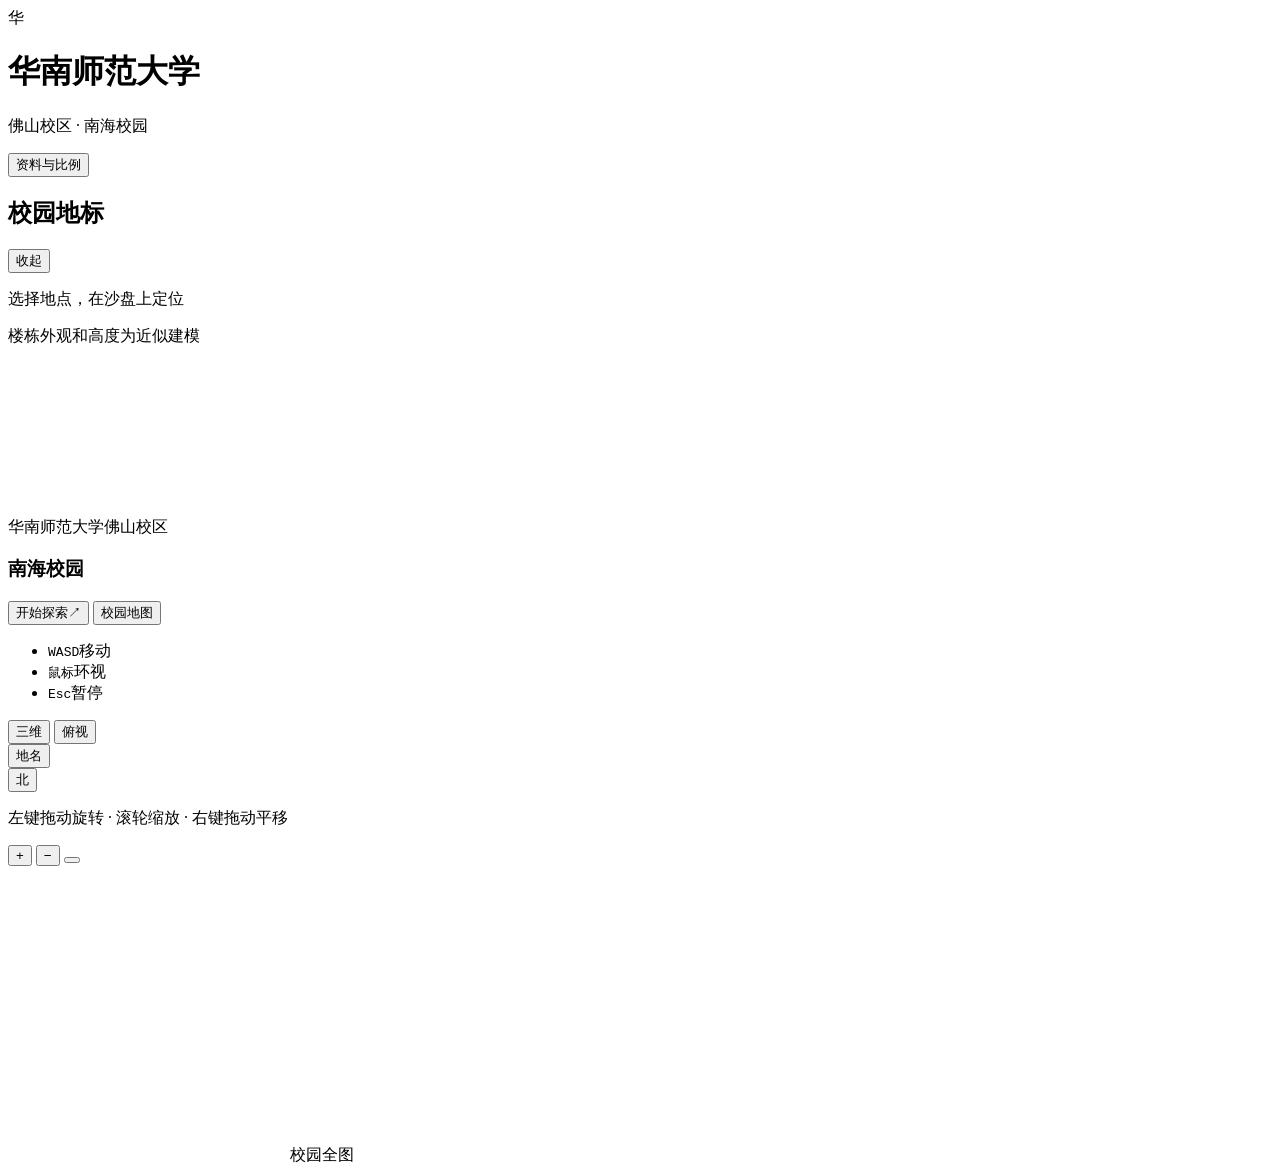
<file: src/index.template.html>
<!doctype html>
<html lang="zh-CN">
<head>
<meta charset="utf-8">
<meta name="viewport" content="width=device-width, initial-scale=1">
<meta name="description" content="以第三人称自由探索华南师范大学佛山校区南海校园。">
<title>南海校园 · 自由探索</title>
<style>
/* CAMPUS_CSS */
</style>
</head>
<body data-mode="map">
  <header class="header">
    <span class="brand-mark" aria-hidden="true">华</span>
    <div class="identity">
      <h1>华南师范大学</h1>
      <p>佛山校区 · 南海校园</p>
    </div>
    <button class="source-button" type="button" id="open-sources">资料与比例</button>
    <button class="return-button" type="button" id="return-to-explore" hidden>返回探索</button>
  </header>
  <main id="campus-layout">
    <aside class="sidebar" id="sidebar" aria-labelledby="list-title">
      <div class="side-heading">
        <h2 id="list-title">校园地标</h2>
        <button class="sidebar-close" type="button" id="collapse-sidebar" aria-controls="sidebar" aria-expanded="true" aria-label="收起校园地标">收起</button>
        <p>选择地点，在沙盘上定位</p>
      </div>
      <nav id="locations" aria-label="校园地标"></nav>
      <div class="side-footer">楼栋外观和高度为近似建模</div>
    </aside>
    <section id="map" aria-label="南海校园三维场景">
      <canvas class="scene" id="scene" tabindex="-1" aria-label="交互式校园模型">请用支持 Canvas 的浏览器打开。</canvas>
      <div class="explore-ui">
        <div class="explore-hud" id="explore-hud" hidden>
          <div class="explore-place">
            <span>当前位置</span>
            <strong id="explore-location"></strong>
          </div>
          <button class="hud-pause" id="pause-explore" type="button"><kbd>Esc</kbd> 暂停</button>
          <div class="radar">
            <canvas id="explore-radar" width="272" height="272" aria-label="角色附近的校园地图"></canvas>
            <span class="radar-north" aria-hidden="true">北</span>
          </div>
          <div class="hud-shortcuts">
            <span id="drag-look-hint" hidden>按住左键环视</span>
            <span><kbd>M</kbd> 校园地图</span>
          </div>
        </div>
        <section class="explore-menu" id="explore-menu" aria-labelledby="explore-title">
          <div class="explore-intro">
            <p class="explore-school">华南师范大学佛山校区</p>
            <h1 id="explore-title">南海校园</h1>
            <div class="explore-actions">
              <button class="explore-start" type="button" id="start-explore"><span>开始探索</span><span aria-hidden="true">↗</span></button>
              <button class="explore-map" type="button" id="explore-map">校园地图</button>
            </div>
            <ul class="explore-controls" aria-label="操作方式">
              <li><span class="key-group"><kbd>W</kbd><kbd>A</kbd><kbd>S</kbd><kbd>D</kbd></span>移动</li>
              <li><kbd>鼠标</kbd>环视</li>
              <li><kbd>Esc</kbd>暂停</li>
            </ul>
          </div>
        </section>
      </div>
      <div class="layer" id="labels"></div>
      <div class="view-bar">
        <button type="button" class="map-button sidebar-open" id="expand-sidebar" aria-controls="sidebar" aria-expanded="false" hidden>展开地标</button>
        <div class="segmented" role="group" aria-label="视角">
          <button type="button" id="view-3d" aria-pressed="true">三维</button>
          <button type="button" id="view-top" aria-pressed="false">俯视</button>
        </div>
        <button type="button" class="map-button labels-button" id="toggle-labels" aria-pressed="true">地名</button>
      </div>
      <button type="button" class="compass map-button" id="north" title="将北方转回上方" aria-label="将北方转回上方">
        <span class="compass-north">北</span><span class="needle" aria-hidden="true"></span>
      </button>
      <div class="map-bottom">
        <div class="map-scale" aria-label="近似水平比例尺"><span id="scale-line"></span><span id="scale-label"></span></div>
        <p id="map-hint">左键拖动旋转 · 滚轮缩放 · 右键拖动平移</p>
      </div>
      <div class="navigation">
        <div class="zoom-stack" role="group" aria-label="地图导航">
          <button type="button" class="map-button" id="zoom-in" title="放大" aria-label="放大">+</button>
          <button type="button" class="map-button" id="zoom-out" title="缩小" aria-label="缩小">−</button>
          <button type="button" class="map-button" id="reset" title="返回校园全景" aria-label="返回校园全景"><span class="reset-icon" aria-hidden="true"></span></button>
        </div>
        <div class="overview">
          <canvas id="overview" width="278" height="294" aria-label="校园小地图，点击平移主视图"></canvas>
          <span>校园全图</span>
        </div>
      </div>
      <article id="detail" class="detail" aria-live="polite" hidden>
        <button type="button" class="close-button" id="close-detail" aria-label="关闭地点详情">×</button>
        <p class="detail-category" id="detail-category"></p>
        <h2 id="detail-title"></h2>
        <p class="detail-height" id="detail-height"></p>
        <p class="detail-description" id="detail-description"></p>
      </article>
      <p class="fallback" id="fallback" hidden>当前浏览器的 WebGL 不可用，已切换到俯视地图。</p>
    </section>
  </main>
  <dialog id="sources">
    <form method="dialog"><button class="close-button" aria-label="关闭资料面板">×</button></form>
    <h2>资料与比例</h2>
    <p>以你提供的高德平面图描绘校园边界和建筑轮廓，参考倾斜视图估算楼高，用同位置的卫星图校对跑道、屋顶、植被和水系。田径场西侧的新工科大楼采用卫星图轮廓。</p>
    <p>台阶、平台与道路的高差根据平面图和公开照片估算。比例尺、楼高、立面和树木位置也为近似值。</p>
    <ul>
      <li><a href="https://statics.scnu.edu.cn/pics/psy/2017/0615/1497490556137490.pdf" target="_blank" rel="noopener noreferrer">华南师范大学南海校区平面图</a></li>
      <li><a href="https://statics.scnu.edu.cn/pics/cce/2020/0716/1594869714219806.pdf" target="_blank" rel="noopener noreferrer">华南师范大学开放学院招生简章 · 校园风景</a></li>
      <li><a href="https://lib.scnu.edu.cn/services/xinshengkongjian/guanshedaohang/2018/0109/88.html" target="_blank" rel="noopener noreferrer">南海校区图书馆馆舍导航</a></li>
      <li><a href="https://news.scnu.edu.cn/72690/1" target="_blank" rel="noopener noreferrer">华师新闻网 · 新工科大楼参访</a></li>
      <li><a href="https://www.gdhzec.com/mobile/info_2507001.php?flv1id=85&amp;flv2id=84&amp;flv3id=94&amp;id=1438&amp;lvz=3" target="_blank" rel="noopener noreferrer">工科大楼建设项目资料</a></li>
    </ul>
  </dialog>
  <script>
  // CAMPUS_JS
  </script>
</body>
</html>
</file>
